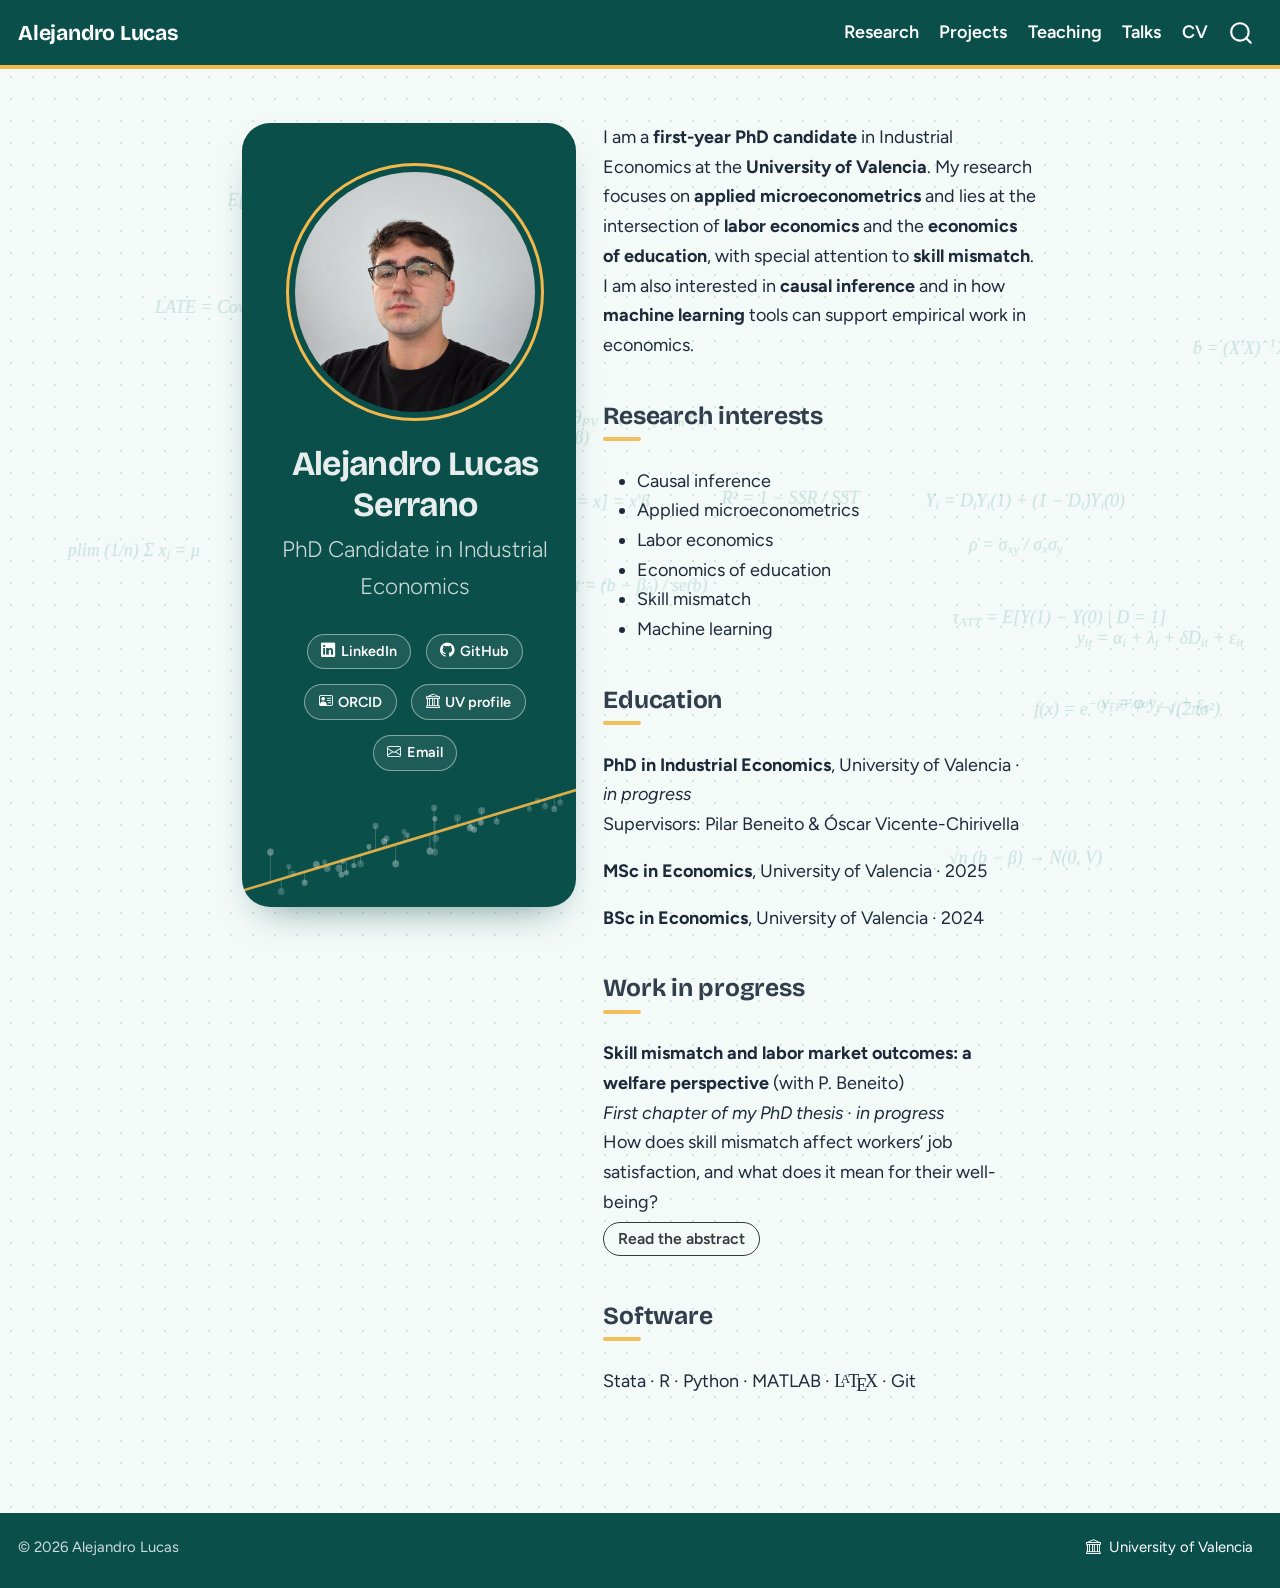
<file: docs/index.html>
<!DOCTYPE html>
<html xmlns="http://www.w3.org/1999/xhtml" lang="en" xml:lang="en"><head>

<meta charset="utf-8">
<meta name="generator" content="quarto-1.3.450">

<meta name="viewport" content="width=device-width, initial-scale=1.0, user-scalable=yes">


<title>Alejandro Lucas - Alejandro Lucas Serrano</title>
<style>
code{white-space: pre-wrap;}
span.smallcaps{font-variant: small-caps;}
div.columns{display: flex; gap: min(4vw, 1.5em);}
div.column{flex: auto; overflow-x: auto;}
div.hanging-indent{margin-left: 1.5em; text-indent: -1.5em;}
ul.task-list{list-style: none;}
ul.task-list li input[type="checkbox"] {
  width: 0.8em;
  margin: 0 0.8em 0.2em -1em; /* quarto-specific, see https://github.com/quarto-dev/quarto-cli/issues/4556 */ 
  vertical-align: middle;
}
</style>


<script src="site_libs/quarto-nav/quarto-nav.js"></script>
<script src="site_libs/quarto-nav/headroom.min.js"></script>
<script src="site_libs/clipboard/clipboard.min.js"></script>
<script src="site_libs/quarto-search/autocomplete.umd.js"></script>
<script src="site_libs/quarto-search/fuse.min.js"></script>
<script src="site_libs/quarto-search/quarto-search.js"></script>
<meta name="quarto:offset" content="./">
<link href="./files/favicon.svg" rel="icon" type="image/svg+xml">
<script src="site_libs/quarto-html/quarto.js"></script>
<script src="site_libs/quarto-html/popper.min.js"></script>
<script src="site_libs/quarto-html/tippy.umd.min.js"></script>
<link href="site_libs/quarto-html/tippy.css" rel="stylesheet">
<link href="site_libs/quarto-html/quarto-syntax-highlighting.css" rel="stylesheet" id="quarto-text-highlighting-styles">
<script src="site_libs/bootstrap/bootstrap.min.js"></script>
<link href="site_libs/bootstrap/bootstrap-icons.css" rel="stylesheet">
<link href="site_libs/bootstrap/bootstrap.min.css" rel="stylesheet" id="quarto-bootstrap" data-mode="light">
<script id="quarto-search-options" type="application/json">{
  "location": "navbar",
  "copy-button": false,
  "collapse-after": 3,
  "panel-placement": "end",
  "type": "overlay",
  "limit": 20,
  "language": {
    "search-no-results-text": "No results",
    "search-matching-documents-text": "matching documents",
    "search-copy-link-title": "Copy link to search",
    "search-hide-matches-text": "Hide additional matches",
    "search-more-match-text": "more match in this document",
    "search-more-matches-text": "more matches in this document",
    "search-clear-button-title": "Clear",
    "search-detached-cancel-button-title": "Cancel",
    "search-submit-button-title": "Submit",
    "search-label": "Search"
  }
}</script>
<style>html{ scroll-behavior: smooth; }</style>
<!-- Contador de visitas privado (GoatCounter, sin cookies). Panel: https://aluse33.goatcounter.com -->
<script data-goatcounter="https://aluse33.goatcounter.com/count" async="" src="//gc.zgo.at/count.js"></script>


</head>

<body class="nav-fixed fullcontent">

<div id="quarto-search-results"></div>
  <header id="quarto-header" class="headroom fixed-top">
    <nav class="navbar navbar-expand-lg navbar-dark ">
      <div class="navbar-container container-fluid">
      <div class="navbar-brand-container">
    <a class="navbar-brand" href="./index.html">
    <span class="navbar-title">Alejandro Lucas</span>
    </a>
  </div>
            <div id="quarto-search" class="" title="Search"></div>
          <button class="navbar-toggler" type="button" data-bs-toggle="collapse" data-bs-target="#navbarCollapse" aria-controls="navbarCollapse" aria-expanded="false" aria-label="Toggle navigation" onclick="if (window.quartoToggleHeadroom) { window.quartoToggleHeadroom(); }">
  <span class="navbar-toggler-icon"></span>
</button>
          <div class="collapse navbar-collapse" id="navbarCollapse">
            <ul class="navbar-nav navbar-nav-scroll ms-auto">
  <li class="nav-item">
    <a class="nav-link" href="./research.html" rel="" target="">
 <span class="menu-text">Research</span></a>
  </li>  
  <li class="nav-item">
    <a class="nav-link" href="./projects.html" rel="" target="">
 <span class="menu-text">Projects</span></a>
  </li>  
  <li class="nav-item">
    <a class="nav-link" href="./teaching.html" rel="" target="">
 <span class="menu-text">Teaching</span></a>
  </li>  
  <li class="nav-item">
    <a class="nav-link" href="./media.html" rel="" target="">
 <span class="menu-text">Talks</span></a>
  </li>  
  <li class="nav-item">
    <a class="nav-link" href="./files/CV.pdf" rel="" target="">
 <span class="menu-text">CV</span></a>
  </li>  
</ul>
            <div class="quarto-navbar-tools">
</div>
          </div> <!-- /navcollapse -->
      </div> <!-- /container-fluid -->
    </nav>
</header>
<!-- content -->
<div id="quarto-content" class="quarto-container page-columns page-rows-contents page-layout-article page-navbar">
<!-- sidebar -->
<!-- margin-sidebar -->
    
<!-- main -->
<div class="quarto-about-trestles">
  <div class="about-entity">
    <img src="files/profile.jpg" class="about-image
  round " style="height: 14em; width: 14em;">
<header id="title-block-header" class="quarto-title-block default">
<div class="quarto-title">
<h1 class="title">Alejandro Lucas Serrano</h1>
<p class="subtitle lead">PhD Candidate in Industrial Economics</p>
</div>
<div class="quarto-title-meta">
  </div>
</header>
    <div class="about-links">
  <a href="https://www.linkedin.com/in/alejandro-lucas-797530392/" class="about-link" rel="" target="">
    <i class="bi bi-linkedin"></i>
     <span class="about-link-text">LinkedIn</span>
  </a>
  <a href="https://github.com/aluse33" class="about-link" rel="" target="">
    <i class="bi bi-github"></i>
     <span class="about-link-text">GitHub</span>
  </a>
  <a href="https://orcid.org/0009-0009-2431-8447" class="about-link" rel="" target="">
    <i class="bi bi-person-vcard"></i>
     <span class="about-link-text">ORCID</span>
  </a>
  <a href="https://www.uv.es/uvweb/universidad/es/ficha-persona-1285950309813.html?p2=lusea@uv.es&amp;idA=" class="about-link" rel="" target="">
    <i class="bi bi-bank"></i>
     <span class="about-link-text">UV profile</span>
  </a>
  <a href="mailto:alejandro.lucas@uv.es" class="about-link" rel="" target="">
    <i class="bi bi-envelope"></i>
     <span class="about-link-text">Email</span>
  </a>
</div>
  </div>
  <div class="about-contents"><main class="content" id="quarto-document-content">
<p>I am a <strong>first-year PhD candidate</strong> in Industrial Economics at the <strong>University of Valencia</strong>. My research focuses on <strong>applied microeconometrics</strong> and lies at the intersection of <strong>labor economics</strong> and the <strong>economics of education</strong>, with special attention to <strong>skill mismatch</strong>. I am also interested in <strong>causal inference</strong> and in how <strong>machine learning</strong> tools can support empirical work in economics.</p>
<section id="research-interests" class="level2">
<h2 data-anchor-id="research-interests">Research interests</h2>
<ul>
<li>Causal inference</li>
<li>Applied microeconometrics</li>
<li>Labor economics</li>
<li>Economics of education</li>
<li>Skill mismatch</li>
<li>Machine learning</li>
</ul>
</section>
<section id="education" class="level2">
<h2 data-anchor-id="education">Education</h2>
<p><strong>PhD in Industrial Economics</strong>, University of Valencia · <em>in progress</em><br>
Supervisors: Pilar Beneito &amp; Óscar Vicente-Chirivella</p>
<p><strong>MSc in Economics</strong>, University of Valencia · 2025</p>
<p><strong>BSc in Economics</strong>, University of Valencia · 2024</p>
</section>
<section id="work-in-progress" class="level2">
<h2 data-anchor-id="work-in-progress">Work in progress</h2>
<p><strong>Skill mismatch and labor market outcomes: a welfare perspective</strong> (with P. Beneito)<br>
<em>First chapter of my PhD thesis · in progress</em><br>
How does skill mismatch affect workers’ job satisfaction, and what does it mean for their well-being?<br>
<a href="./research.html" class="btn btn-outline-dark btn-sm">Read the abstract</a></p>
</section>
<section id="software" class="level2">
<h2 data-anchor-id="software">Software</h2>
<p>Stata · R · Python · MATLAB · <span class="latex">L<span class="latex-a">a</span>T<span class="latex-e">e</span>X</span> · Git</p>


</section>
</main></div>
</div>
 <!-- /main -->
<!-- Ecuaciones que flotan por el fondo de la página.
     Para quitarlas: borra la línea "include-after-body: equations.html" de _quarto.yml.
     Para añadir o cambiar ecuaciones: edita la lista EQS de abajo (se admite <sub> y <sup>). -->
<div class="eq-float" aria-hidden="true"></div>
<script>
(function () {
  var EQS = [
    "b = (X′X)<sup>−1</sup>X′y",
    "τ<sub>ATT</sub> = E[Y(1) − Y(0) | D = 1]",
    "E[ε | X] = 0",
    "LATE = Cov(Y,Z) / Cov(D,Z)",
    "y<sub>t</sub> = φ y<sub>t−1</sub> + ε<sub>t</sub>",
    "Pr(Y = 1 | x) = Φ(x′β)",
    "Y<sub>i</sub> = D<sub>i</sub>Y<sub>i</sub>(1) + (1 − D<sub>i</sub>)Y<sub>i</sub>(0)",
    "y<sub>it</sub> = α<sub>i</sub> + λ<sub>t</sub> + δD<sub>it</sub> + ε<sub>it</sub>",
    "√n (b − β) → N(0, V)",
    "Var(X) = E[X²] − (E[X])²",
    "Cov(X,Y) = E[XY] − E[X]E[Y]",
    "P(A | B) = P(B | A) P(A) / P(B)",
    "f(x) = e<sup>−(x−μ)²/2σ²</sup> / √(2πσ²)",
    "ℓ(θ) = Σ<sub>i</sub> log f(y<sub>i</sub> ; θ)",
    "R² = 1 − SSR / SST",
    "t = (b − β<sub>0</sub>) / se(b)",
    "min<sub>β</sub> Σ<sub>i</sub> (y<sub>i</sub> − x<sub>i</sub>′β)²",
    "ρ = σ<sub>xy</sub> / σ<sub>x</sub>σ<sub>y</sub>",
    "Δy<sub>t</sub> = μ + γ Δy<sub>t−1</sub> + u<sub>t</sub>",
    "E[Y | X = x] = x′β",
    "plim (1/n) Σ x<sub>i</sub> = μ",
    "θ<sub>PV</sub> = (1/M) Σ<sub>m</sub> θ<sub>m</sub>"
  ];

  var box = document.querySelector(".eq-float");
  if (!box) return;
  document.body.prepend(box);   // directamente en <body>, por detrás de todo el contenido
  var still = window.matchMedia("(prefers-reduced-motion: reduce)").matches;
  var n = window.innerWidth < 768 ? 10 : EQS.length;
  var W, H, items = [];

  function size() { W = window.innerWidth; H = window.innerHeight; }
  size();
  window.addEventListener("resize", size);

  for (var i = 0; i < n; i++) {
    var el = document.createElement("span");
    el.innerHTML = EQS[i];
    box.appendChild(el);
    var ang = Math.random() * 2 * Math.PI, speed = 6 + Math.random() * 10; // píxeles por segundo
    items.push({ el: el, x: Math.random() * W, y: Math.random() * H,
                 vx: Math.cos(ang) * speed, vy: Math.sin(ang) * speed, w: 0, h: 0 });
  }
  items.forEach(function (it) { it.w = it.el.offsetWidth; it.h = it.el.offsetHeight; });

  function place(it) { it.el.style.transform = "translate(" + it.x + "px," + it.y + "px)"; }
  items.forEach(place);
  if (still) return;

  var last = performance.now();
  function tick(now) {
    var dt = Math.min((now - last) / 1000, 0.1); last = now;
    items.forEach(function (it) {
      it.x += it.vx * dt; it.y += it.vy * dt;
      // al salir por un borde, reaparece por el contrario
      if (it.x > W) it.x = -it.w; else if (it.x < -it.w) it.x = W;
      if (it.y > H) it.y = -it.h; else if (it.y < -it.h) it.y = H;
      place(it);
    });
    requestAnimationFrame(tick);
  }
  requestAnimationFrame(tick);
})();
</script>
<script id="quarto-html-after-body" type="application/javascript">
window.document.addEventListener("DOMContentLoaded", function (event) {
  const toggleBodyColorMode = (bsSheetEl) => {
    const mode = bsSheetEl.getAttribute("data-mode");
    const bodyEl = window.document.querySelector("body");
    if (mode === "dark") {
      bodyEl.classList.add("quarto-dark");
      bodyEl.classList.remove("quarto-light");
    } else {
      bodyEl.classList.add("quarto-light");
      bodyEl.classList.remove("quarto-dark");
    }
  }
  const toggleBodyColorPrimary = () => {
    const bsSheetEl = window.document.querySelector("link#quarto-bootstrap");
    if (bsSheetEl) {
      toggleBodyColorMode(bsSheetEl);
    }
  }
  toggleBodyColorPrimary();  
  const isCodeAnnotation = (el) => {
    for (const clz of el.classList) {
      if (clz.startsWith('code-annotation-')) {                     
        return true;
      }
    }
    return false;
  }
  const clipboard = new window.ClipboardJS('.code-copy-button', {
    text: function(trigger) {
      const codeEl = trigger.previousElementSibling.cloneNode(true);
      for (const childEl of codeEl.children) {
        if (isCodeAnnotation(childEl)) {
          childEl.remove();
        }
      }
      return codeEl.innerText;
    }
  });
  clipboard.on('success', function(e) {
    // button target
    const button = e.trigger;
    // don't keep focus
    button.blur();
    // flash "checked"
    button.classList.add('code-copy-button-checked');
    var currentTitle = button.getAttribute("title");
    button.setAttribute("title", "Copied!");
    let tooltip;
    if (window.bootstrap) {
      button.setAttribute("data-bs-toggle", "tooltip");
      button.setAttribute("data-bs-placement", "left");
      button.setAttribute("data-bs-title", "Copied!");
      tooltip = new bootstrap.Tooltip(button, 
        { trigger: "manual", 
          customClass: "code-copy-button-tooltip",
          offset: [0, -8]});
      tooltip.show();    
    }
    setTimeout(function() {
      if (tooltip) {
        tooltip.hide();
        button.removeAttribute("data-bs-title");
        button.removeAttribute("data-bs-toggle");
        button.removeAttribute("data-bs-placement");
      }
      button.setAttribute("title", currentTitle);
      button.classList.remove('code-copy-button-checked');
    }, 1000);
    // clear code selection
    e.clearSelection();
  });
  function tippyHover(el, contentFn) {
    const config = {
      allowHTML: true,
      content: contentFn,
      maxWidth: 500,
      delay: 100,
      arrow: false,
      appendTo: function(el) {
          return el.parentElement;
      },
      interactive: true,
      interactiveBorder: 10,
      theme: 'quarto',
      placement: 'bottom-start'
    };
    window.tippy(el, config); 
  }
  const noterefs = window.document.querySelectorAll('a[role="doc-noteref"]');
  for (var i=0; i<noterefs.length; i++) {
    const ref = noterefs[i];
    tippyHover(ref, function() {
      // use id or data attribute instead here
      let href = ref.getAttribute('data-footnote-href') || ref.getAttribute('href');
      try { href = new URL(href).hash; } catch {}
      const id = href.replace(/^#\/?/, "");
      const note = window.document.getElementById(id);
      return note.innerHTML;
    });
  }
      let selectedAnnoteEl;
      const selectorForAnnotation = ( cell, annotation) => {
        let cellAttr = 'data-code-cell="' + cell + '"';
        let lineAttr = 'data-code-annotation="' +  annotation + '"';
        const selector = 'span[' + cellAttr + '][' + lineAttr + ']';
        return selector;
      }
      const selectCodeLines = (annoteEl) => {
        const doc = window.document;
        const targetCell = annoteEl.getAttribute("data-target-cell");
        const targetAnnotation = annoteEl.getAttribute("data-target-annotation");
        const annoteSpan = window.document.querySelector(selectorForAnnotation(targetCell, targetAnnotation));
        const lines = annoteSpan.getAttribute("data-code-lines").split(",");
        const lineIds = lines.map((line) => {
          return targetCell + "-" + line;
        })
        let top = null;
        let height = null;
        let parent = null;
        if (lineIds.length > 0) {
            //compute the position of the single el (top and bottom and make a div)
            const el = window.document.getElementById(lineIds[0]);
            top = el.offsetTop;
            height = el.offsetHeight;
            parent = el.parentElement.parentElement;
          if (lineIds.length > 1) {
            const lastEl = window.document.getElementById(lineIds[lineIds.length - 1]);
            const bottom = lastEl.offsetTop + lastEl.offsetHeight;
            height = bottom - top;
          }
          if (top !== null && height !== null && parent !== null) {
            // cook up a div (if necessary) and position it 
            let div = window.document.getElementById("code-annotation-line-highlight");
            if (div === null) {
              div = window.document.createElement("div");
              div.setAttribute("id", "code-annotation-line-highlight");
              div.style.position = 'absolute';
              parent.appendChild(div);
            }
            div.style.top = top - 2 + "px";
            div.style.height = height + 4 + "px";
            let gutterDiv = window.document.getElementById("code-annotation-line-highlight-gutter");
            if (gutterDiv === null) {
              gutterDiv = window.document.createElement("div");
              gutterDiv.setAttribute("id", "code-annotation-line-highlight-gutter");
              gutterDiv.style.position = 'absolute';
              const codeCell = window.document.getElementById(targetCell);
              const gutter = codeCell.querySelector('.code-annotation-gutter');
              gutter.appendChild(gutterDiv);
            }
            gutterDiv.style.top = top - 2 + "px";
            gutterDiv.style.height = height + 4 + "px";
          }
          selectedAnnoteEl = annoteEl;
        }
      };
      const unselectCodeLines = () => {
        const elementsIds = ["code-annotation-line-highlight", "code-annotation-line-highlight-gutter"];
        elementsIds.forEach((elId) => {
          const div = window.document.getElementById(elId);
          if (div) {
            div.remove();
          }
        });
        selectedAnnoteEl = undefined;
      };
      // Attach click handler to the DT
      const annoteDls = window.document.querySelectorAll('dt[data-target-cell]');
      for (const annoteDlNode of annoteDls) {
        annoteDlNode.addEventListener('click', (event) => {
          const clickedEl = event.target;
          if (clickedEl !== selectedAnnoteEl) {
            unselectCodeLines();
            const activeEl = window.document.querySelector('dt[data-target-cell].code-annotation-active');
            if (activeEl) {
              activeEl.classList.remove('code-annotation-active');
            }
            selectCodeLines(clickedEl);
            clickedEl.classList.add('code-annotation-active');
          } else {
            // Unselect the line
            unselectCodeLines();
            clickedEl.classList.remove('code-annotation-active');
          }
        });
      }
  const findCites = (el) => {
    const parentEl = el.parentElement;
    if (parentEl) {
      const cites = parentEl.dataset.cites;
      if (cites) {
        return {
          el,
          cites: cites.split(' ')
        };
      } else {
        return findCites(el.parentElement)
      }
    } else {
      return undefined;
    }
  };
  var bibliorefs = window.document.querySelectorAll('a[role="doc-biblioref"]');
  for (var i=0; i<bibliorefs.length; i++) {
    const ref = bibliorefs[i];
    const citeInfo = findCites(ref);
    if (citeInfo) {
      tippyHover(citeInfo.el, function() {
        var popup = window.document.createElement('div');
        citeInfo.cites.forEach(function(cite) {
          var citeDiv = window.document.createElement('div');
          citeDiv.classList.add('hanging-indent');
          citeDiv.classList.add('csl-entry');
          var biblioDiv = window.document.getElementById('ref-' + cite);
          if (biblioDiv) {
            citeDiv.innerHTML = biblioDiv.innerHTML;
          }
          popup.appendChild(citeDiv);
        });
        return popup.innerHTML;
      });
    }
  }
});
</script>
</div> <!-- /content -->
<footer class="footer">
  <div class="nav-footer">
    <div class="nav-footer-left">© 2026 Alejandro Lucas</div>   
    <div class="nav-footer-center">
      &nbsp;
    </div>
    <div class="nav-footer-right">
      <ul class="footer-items list-unstyled">
    <li class="nav-item">
    <a class="nav-link" href="https://www.uv.es"><i class="bi bi-bank"></i>&nbsp; University of Valencia</a>
  </li>  
</ul>
    </div>
  </div>
</footer>



<script src="site_libs/quarto-html/zenscroll-min.js"></script>
</body></html>
</file>
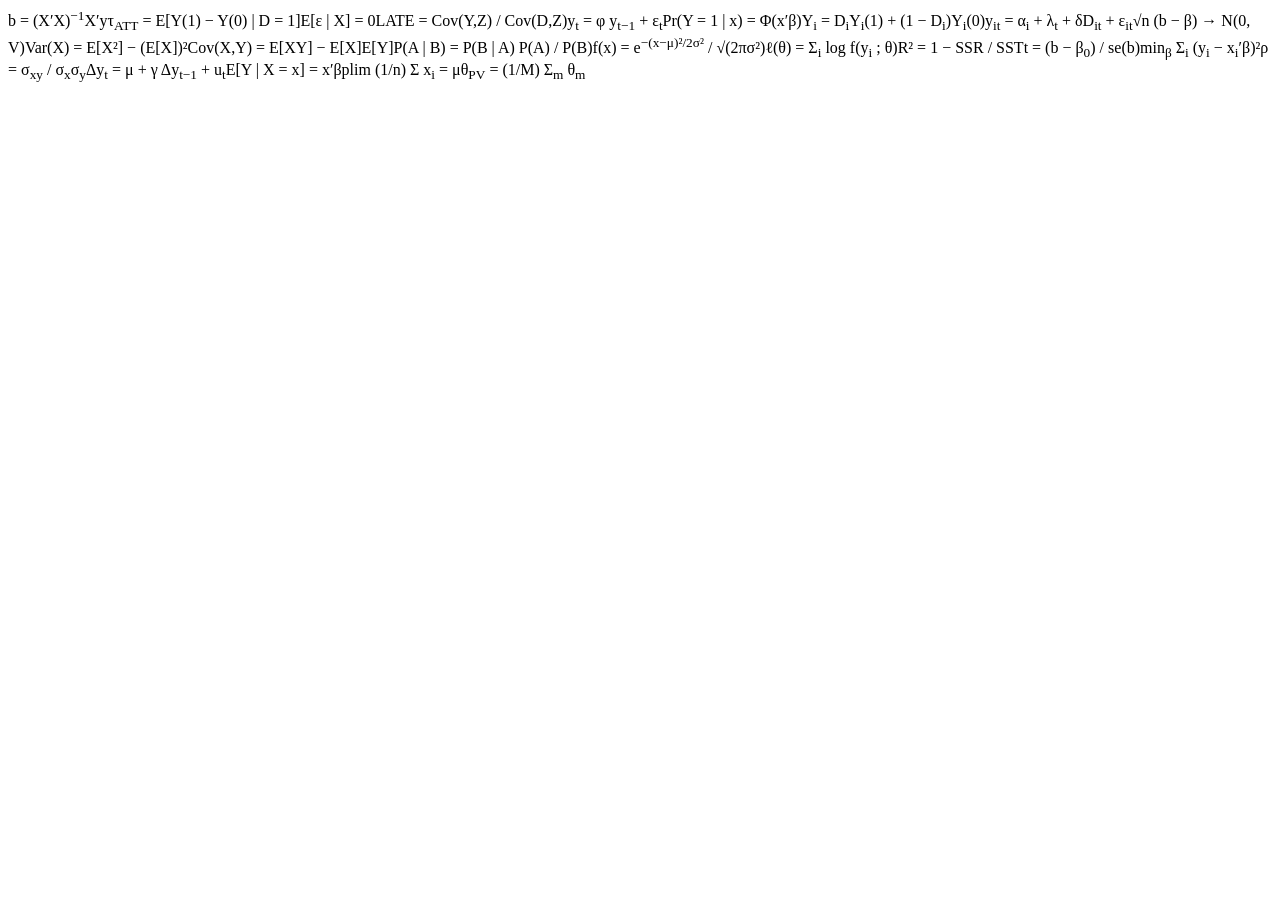
<file: equations.html>
<!-- Ecuaciones que flotan por el fondo de la página.
     Para quitarlas: borra la línea "include-after-body: equations.html" de _quarto.yml.
     Para añadir o cambiar ecuaciones: edita la lista EQS de abajo (se admite <sub> y <sup>). -->
<div class="eq-float" aria-hidden="true"></div>
<script>
(function () {
  var EQS = [
    "b = (X′X)<sup>−1</sup>X′y",
    "τ<sub>ATT</sub> = E[Y(1) − Y(0) | D = 1]",
    "E[ε | X] = 0",
    "LATE = Cov(Y,Z) / Cov(D,Z)",
    "y<sub>t</sub> = φ y<sub>t−1</sub> + ε<sub>t</sub>",
    "Pr(Y = 1 | x) = Φ(x′β)",
    "Y<sub>i</sub> = D<sub>i</sub>Y<sub>i</sub>(1) + (1 − D<sub>i</sub>)Y<sub>i</sub>(0)",
    "y<sub>it</sub> = α<sub>i</sub> + λ<sub>t</sub> + δD<sub>it</sub> + ε<sub>it</sub>",
    "√n (b − β) → N(0, V)",
    "Var(X) = E[X²] − (E[X])²",
    "Cov(X,Y) = E[XY] − E[X]E[Y]",
    "P(A | B) = P(B | A) P(A) / P(B)",
    "f(x) = e<sup>−(x−μ)²/2σ²</sup> / √(2πσ²)",
    "ℓ(θ) = Σ<sub>i</sub> log f(y<sub>i</sub> ; θ)",
    "R² = 1 − SSR / SST",
    "t = (b − β<sub>0</sub>) / se(b)",
    "min<sub>β</sub> Σ<sub>i</sub> (y<sub>i</sub> − x<sub>i</sub>′β)²",
    "ρ = σ<sub>xy</sub> / σ<sub>x</sub>σ<sub>y</sub>",
    "Δy<sub>t</sub> = μ + γ Δy<sub>t−1</sub> + u<sub>t</sub>",
    "E[Y | X = x] = x′β",
    "plim (1/n) Σ x<sub>i</sub> = μ",
    "θ<sub>PV</sub> = (1/M) Σ<sub>m</sub> θ<sub>m</sub>"
  ];

  var box = document.querySelector(".eq-float");
  if (!box) return;
  document.body.prepend(box);   // directamente en <body>, por detrás de todo el contenido
  var still = window.matchMedia("(prefers-reduced-motion: reduce)").matches;
  var n = window.innerWidth < 768 ? 10 : EQS.length;
  var W, H, items = [];

  function size() { W = window.innerWidth; H = window.innerHeight; }
  size();
  window.addEventListener("resize", size);

  for (var i = 0; i < n; i++) {
    var el = document.createElement("span");
    el.innerHTML = EQS[i];
    box.appendChild(el);
    var ang = Math.random() * 2 * Math.PI, speed = 6 + Math.random() * 10; // píxeles por segundo
    items.push({ el: el, x: Math.random() * W, y: Math.random() * H,
                 vx: Math.cos(ang) * speed, vy: Math.sin(ang) * speed, w: 0, h: 0 });
  }
  items.forEach(function (it) { it.w = it.el.offsetWidth; it.h = it.el.offsetHeight; });

  function place(it) { it.el.style.transform = "translate(" + it.x + "px," + it.y + "px)"; }
  items.forEach(place);
  if (still) return;

  var last = performance.now();
  function tick(now) {
    var dt = Math.min((now - last) / 1000, 0.1); last = now;
    items.forEach(function (it) {
      it.x += it.vx * dt; it.y += it.vy * dt;
      // al salir por un borde, reaparece por el contrario
      if (it.x > W) it.x = -it.w; else if (it.x < -it.w) it.x = W;
      if (it.y > H) it.y = -it.h; else if (it.y < -it.h) it.y = H;
      place(it);
    });
    requestAnimationFrame(tick);
  }
  requestAnimationFrame(tick);
})();
</script>
</file>
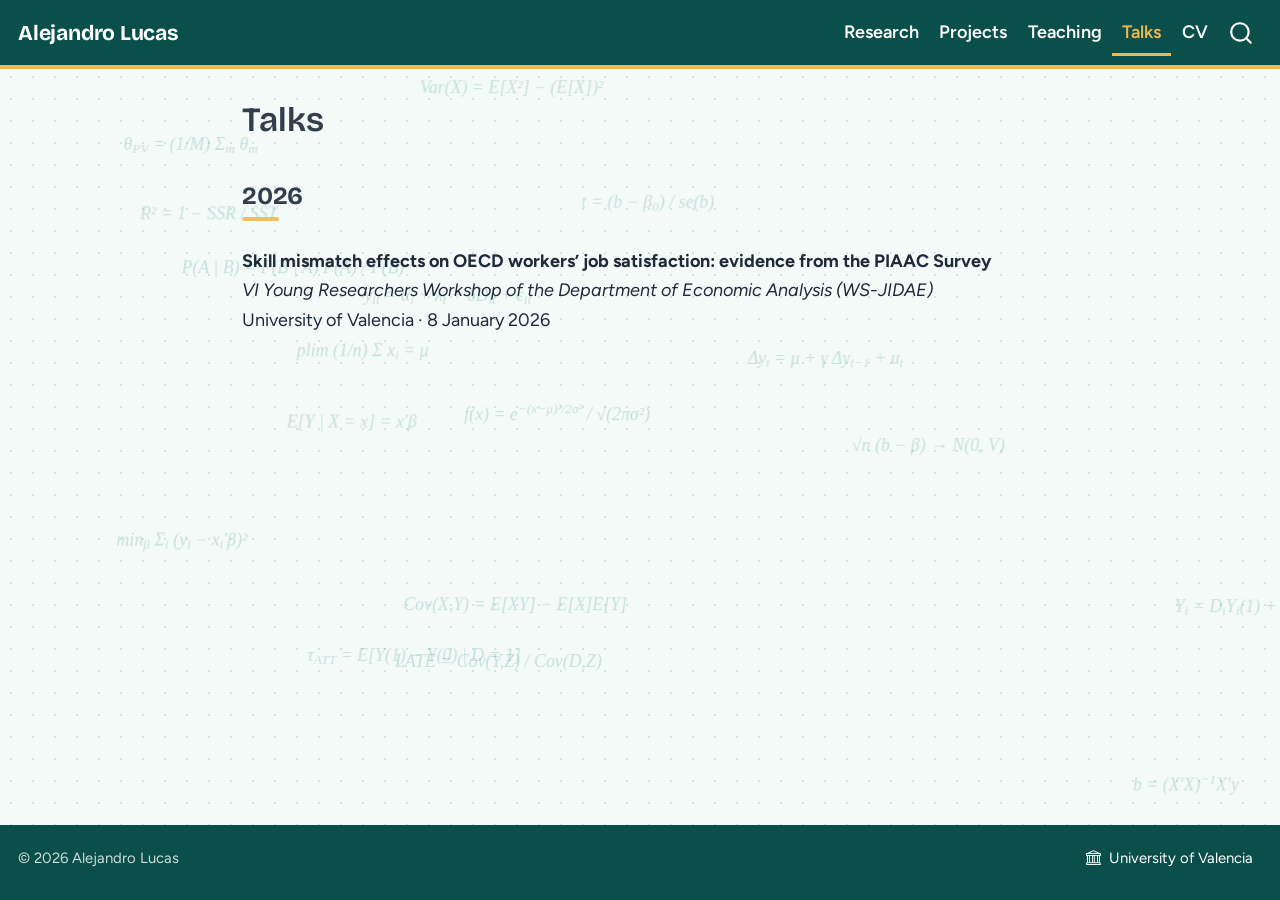
<file: docs/media.html>
<!DOCTYPE html>
<html xmlns="http://www.w3.org/1999/xhtml" lang="en" xml:lang="en"><head>

<meta charset="utf-8">
<meta name="generator" content="quarto-1.3.450">

<meta name="viewport" content="width=device-width, initial-scale=1.0, user-scalable=yes">


<title>Alejandro Lucas - Talks</title>
<style>
code{white-space: pre-wrap;}
span.smallcaps{font-variant: small-caps;}
div.columns{display: flex; gap: min(4vw, 1.5em);}
div.column{flex: auto; overflow-x: auto;}
div.hanging-indent{margin-left: 1.5em; text-indent: -1.5em;}
ul.task-list{list-style: none;}
ul.task-list li input[type="checkbox"] {
  width: 0.8em;
  margin: 0 0.8em 0.2em -1em; /* quarto-specific, see https://github.com/quarto-dev/quarto-cli/issues/4556 */ 
  vertical-align: middle;
}
</style>


<script src="site_libs/quarto-nav/quarto-nav.js"></script>
<script src="site_libs/quarto-nav/headroom.min.js"></script>
<script src="site_libs/clipboard/clipboard.min.js"></script>
<script src="site_libs/quarto-search/autocomplete.umd.js"></script>
<script src="site_libs/quarto-search/fuse.min.js"></script>
<script src="site_libs/quarto-search/quarto-search.js"></script>
<meta name="quarto:offset" content="./">
<link href="./files/favicon.svg" rel="icon" type="image/svg+xml">
<script src="site_libs/quarto-html/quarto.js"></script>
<script src="site_libs/quarto-html/popper.min.js"></script>
<script src="site_libs/quarto-html/tippy.umd.min.js"></script>
<script src="site_libs/quarto-html/anchor.min.js"></script>
<link href="site_libs/quarto-html/tippy.css" rel="stylesheet">
<link href="site_libs/quarto-html/quarto-syntax-highlighting.css" rel="stylesheet" id="quarto-text-highlighting-styles">
<script src="site_libs/bootstrap/bootstrap.min.js"></script>
<link href="site_libs/bootstrap/bootstrap-icons.css" rel="stylesheet">
<link href="site_libs/bootstrap/bootstrap.min.css" rel="stylesheet" id="quarto-bootstrap" data-mode="light">
<script id="quarto-search-options" type="application/json">{
  "location": "navbar",
  "copy-button": false,
  "collapse-after": 3,
  "panel-placement": "end",
  "type": "overlay",
  "limit": 20,
  "language": {
    "search-no-results-text": "No results",
    "search-matching-documents-text": "matching documents",
    "search-copy-link-title": "Copy link to search",
    "search-hide-matches-text": "Hide additional matches",
    "search-more-match-text": "more match in this document",
    "search-more-matches-text": "more matches in this document",
    "search-clear-button-title": "Clear",
    "search-detached-cancel-button-title": "Cancel",
    "search-submit-button-title": "Submit",
    "search-label": "Search"
  }
}</script>
<style>html{ scroll-behavior: smooth; }</style>
<!-- Contador de visitas privado (GoatCounter, sin cookies). Panel: https://aluse33.goatcounter.com -->
<script data-goatcounter="https://aluse33.goatcounter.com/count" async="" src="//gc.zgo.at/count.js"></script>


</head>

<body class="nav-fixed fullcontent">

<div id="quarto-search-results"></div>
  <header id="quarto-header" class="headroom fixed-top">
    <nav class="navbar navbar-expand-lg navbar-dark ">
      <div class="navbar-container container-fluid">
      <div class="navbar-brand-container">
    <a class="navbar-brand" href="./index.html">
    <span class="navbar-title">Alejandro Lucas</span>
    </a>
  </div>
            <div id="quarto-search" class="" title="Search"></div>
          <button class="navbar-toggler" type="button" data-bs-toggle="collapse" data-bs-target="#navbarCollapse" aria-controls="navbarCollapse" aria-expanded="false" aria-label="Toggle navigation" onclick="if (window.quartoToggleHeadroom) { window.quartoToggleHeadroom(); }">
  <span class="navbar-toggler-icon"></span>
</button>
          <div class="collapse navbar-collapse" id="navbarCollapse">
            <ul class="navbar-nav navbar-nav-scroll ms-auto">
  <li class="nav-item">
    <a class="nav-link" href="./research.html" rel="" target="">
 <span class="menu-text">Research</span></a>
  </li>  
  <li class="nav-item">
    <a class="nav-link" href="./projects.html" rel="" target="">
 <span class="menu-text">Projects</span></a>
  </li>  
  <li class="nav-item">
    <a class="nav-link" href="./teaching.html" rel="" target="">
 <span class="menu-text">Teaching</span></a>
  </li>  
  <li class="nav-item">
    <a class="nav-link active" href="./media.html" rel="" target="" aria-current="page">
 <span class="menu-text">Talks</span></a>
  </li>  
  <li class="nav-item">
    <a class="nav-link" href="./files/CV.pdf" rel="" target="">
 <span class="menu-text">CV</span></a>
  </li>  
</ul>
            <div class="quarto-navbar-tools">
</div>
          </div> <!-- /navcollapse -->
      </div> <!-- /container-fluid -->
    </nav>
</header>
<!-- content -->
<div id="quarto-content" class="quarto-container page-columns page-rows-contents page-layout-article page-navbar">
<!-- sidebar -->
<!-- margin-sidebar -->
    
<!-- main -->
<main class="content" id="quarto-document-content">

<header id="title-block-header" class="quarto-title-block default">
<div class="quarto-title">
<h1 class="title">Talks</h1>
</div>



<div class="quarto-title-meta">

    
  
    
  </div>
  

</header>

<section id="section" class="level2">
<h2 class="anchored" data-anchor-id="section">2026</h2>
<p><strong>Skill mismatch effects on OECD workers’ job satisfaction: evidence from the PIAAC Survey</strong><br>
<em>VI Young Researchers Workshop of the Department of Economic Analysis (WS-JIDAE)</em><br>
University of Valencia · 8 January 2026</p>


</section>

</main> <!-- /main -->
<!-- Ecuaciones que flotan por el fondo de la página.
     Para quitarlas: borra la línea "include-after-body: equations.html" de _quarto.yml.
     Para añadir o cambiar ecuaciones: edita la lista EQS de abajo (se admite <sub> y <sup>). -->
<div class="eq-float" aria-hidden="true"></div>
<script>
(function () {
  var EQS = [
    "b = (X′X)<sup>−1</sup>X′y",
    "τ<sub>ATT</sub> = E[Y(1) − Y(0) | D = 1]",
    "E[ε | X] = 0",
    "LATE = Cov(Y,Z) / Cov(D,Z)",
    "y<sub>t</sub> = φ y<sub>t−1</sub> + ε<sub>t</sub>",
    "Pr(Y = 1 | x) = Φ(x′β)",
    "Y<sub>i</sub> = D<sub>i</sub>Y<sub>i</sub>(1) + (1 − D<sub>i</sub>)Y<sub>i</sub>(0)",
    "y<sub>it</sub> = α<sub>i</sub> + λ<sub>t</sub> + δD<sub>it</sub> + ε<sub>it</sub>",
    "√n (b − β) → N(0, V)",
    "Var(X) = E[X²] − (E[X])²",
    "Cov(X,Y) = E[XY] − E[X]E[Y]",
    "P(A | B) = P(B | A) P(A) / P(B)",
    "f(x) = e<sup>−(x−μ)²/2σ²</sup> / √(2πσ²)",
    "ℓ(θ) = Σ<sub>i</sub> log f(y<sub>i</sub> ; θ)",
    "R² = 1 − SSR / SST",
    "t = (b − β<sub>0</sub>) / se(b)",
    "min<sub>β</sub> Σ<sub>i</sub> (y<sub>i</sub> − x<sub>i</sub>′β)²",
    "ρ = σ<sub>xy</sub> / σ<sub>x</sub>σ<sub>y</sub>",
    "Δy<sub>t</sub> = μ + γ Δy<sub>t−1</sub> + u<sub>t</sub>",
    "E[Y | X = x] = x′β",
    "plim (1/n) Σ x<sub>i</sub> = μ",
    "θ<sub>PV</sub> = (1/M) Σ<sub>m</sub> θ<sub>m</sub>"
  ];

  var box = document.querySelector(".eq-float");
  if (!box) return;
  document.body.prepend(box);   // directamente en <body>, por detrás de todo el contenido
  var still = window.matchMedia("(prefers-reduced-motion: reduce)").matches;
  var n = window.innerWidth < 768 ? 10 : EQS.length;
  var W, H, items = [];

  function size() { W = window.innerWidth; H = window.innerHeight; }
  size();
  window.addEventListener("resize", size);

  for (var i = 0; i < n; i++) {
    var el = document.createElement("span");
    el.innerHTML = EQS[i];
    box.appendChild(el);
    var ang = Math.random() * 2 * Math.PI, speed = 6 + Math.random() * 10; // píxeles por segundo
    items.push({ el: el, x: Math.random() * W, y: Math.random() * H,
                 vx: Math.cos(ang) * speed, vy: Math.sin(ang) * speed, w: 0, h: 0 });
  }
  items.forEach(function (it) { it.w = it.el.offsetWidth; it.h = it.el.offsetHeight; });

  function place(it) { it.el.style.transform = "translate(" + it.x + "px," + it.y + "px)"; }
  items.forEach(place);
  if (still) return;

  var last = performance.now();
  function tick(now) {
    var dt = Math.min((now - last) / 1000, 0.1); last = now;
    items.forEach(function (it) {
      it.x += it.vx * dt; it.y += it.vy * dt;
      // al salir por un borde, reaparece por el contrario
      if (it.x > W) it.x = -it.w; else if (it.x < -it.w) it.x = W;
      if (it.y > H) it.y = -it.h; else if (it.y < -it.h) it.y = H;
      place(it);
    });
    requestAnimationFrame(tick);
  }
  requestAnimationFrame(tick);
})();
</script>
<script id="quarto-html-after-body" type="application/javascript">
window.document.addEventListener("DOMContentLoaded", function (event) {
  const toggleBodyColorMode = (bsSheetEl) => {
    const mode = bsSheetEl.getAttribute("data-mode");
    const bodyEl = window.document.querySelector("body");
    if (mode === "dark") {
      bodyEl.classList.add("quarto-dark");
      bodyEl.classList.remove("quarto-light");
    } else {
      bodyEl.classList.add("quarto-light");
      bodyEl.classList.remove("quarto-dark");
    }
  }
  const toggleBodyColorPrimary = () => {
    const bsSheetEl = window.document.querySelector("link#quarto-bootstrap");
    if (bsSheetEl) {
      toggleBodyColorMode(bsSheetEl);
    }
  }
  toggleBodyColorPrimary();  
  const icon = "";
  const anchorJS = new window.AnchorJS();
  anchorJS.options = {
    placement: 'right',
    icon: icon
  };
  anchorJS.add('.anchored');
  const isCodeAnnotation = (el) => {
    for (const clz of el.classList) {
      if (clz.startsWith('code-annotation-')) {                     
        return true;
      }
    }
    return false;
  }
  const clipboard = new window.ClipboardJS('.code-copy-button', {
    text: function(trigger) {
      const codeEl = trigger.previousElementSibling.cloneNode(true);
      for (const childEl of codeEl.children) {
        if (isCodeAnnotation(childEl)) {
          childEl.remove();
        }
      }
      return codeEl.innerText;
    }
  });
  clipboard.on('success', function(e) {
    // button target
    const button = e.trigger;
    // don't keep focus
    button.blur();
    // flash "checked"
    button.classList.add('code-copy-button-checked');
    var currentTitle = button.getAttribute("title");
    button.setAttribute("title", "Copied!");
    let tooltip;
    if (window.bootstrap) {
      button.setAttribute("data-bs-toggle", "tooltip");
      button.setAttribute("data-bs-placement", "left");
      button.setAttribute("data-bs-title", "Copied!");
      tooltip = new bootstrap.Tooltip(button, 
        { trigger: "manual", 
          customClass: "code-copy-button-tooltip",
          offset: [0, -8]});
      tooltip.show();    
    }
    setTimeout(function() {
      if (tooltip) {
        tooltip.hide();
        button.removeAttribute("data-bs-title");
        button.removeAttribute("data-bs-toggle");
        button.removeAttribute("data-bs-placement");
      }
      button.setAttribute("title", currentTitle);
      button.classList.remove('code-copy-button-checked');
    }, 1000);
    // clear code selection
    e.clearSelection();
  });
  function tippyHover(el, contentFn) {
    const config = {
      allowHTML: true,
      content: contentFn,
      maxWidth: 500,
      delay: 100,
      arrow: false,
      appendTo: function(el) {
          return el.parentElement;
      },
      interactive: true,
      interactiveBorder: 10,
      theme: 'quarto',
      placement: 'bottom-start'
    };
    window.tippy(el, config); 
  }
  const noterefs = window.document.querySelectorAll('a[role="doc-noteref"]');
  for (var i=0; i<noterefs.length; i++) {
    const ref = noterefs[i];
    tippyHover(ref, function() {
      // use id or data attribute instead here
      let href = ref.getAttribute('data-footnote-href') || ref.getAttribute('href');
      try { href = new URL(href).hash; } catch {}
      const id = href.replace(/^#\/?/, "");
      const note = window.document.getElementById(id);
      return note.innerHTML;
    });
  }
      let selectedAnnoteEl;
      const selectorForAnnotation = ( cell, annotation) => {
        let cellAttr = 'data-code-cell="' + cell + '"';
        let lineAttr = 'data-code-annotation="' +  annotation + '"';
        const selector = 'span[' + cellAttr + '][' + lineAttr + ']';
        return selector;
      }
      const selectCodeLines = (annoteEl) => {
        const doc = window.document;
        const targetCell = annoteEl.getAttribute("data-target-cell");
        const targetAnnotation = annoteEl.getAttribute("data-target-annotation");
        const annoteSpan = window.document.querySelector(selectorForAnnotation(targetCell, targetAnnotation));
        const lines = annoteSpan.getAttribute("data-code-lines").split(",");
        const lineIds = lines.map((line) => {
          return targetCell + "-" + line;
        })
        let top = null;
        let height = null;
        let parent = null;
        if (lineIds.length > 0) {
            //compute the position of the single el (top and bottom and make a div)
            const el = window.document.getElementById(lineIds[0]);
            top = el.offsetTop;
            height = el.offsetHeight;
            parent = el.parentElement.parentElement;
          if (lineIds.length > 1) {
            const lastEl = window.document.getElementById(lineIds[lineIds.length - 1]);
            const bottom = lastEl.offsetTop + lastEl.offsetHeight;
            height = bottom - top;
          }
          if (top !== null && height !== null && parent !== null) {
            // cook up a div (if necessary) and position it 
            let div = window.document.getElementById("code-annotation-line-highlight");
            if (div === null) {
              div = window.document.createElement("div");
              div.setAttribute("id", "code-annotation-line-highlight");
              div.style.position = 'absolute';
              parent.appendChild(div);
            }
            div.style.top = top - 2 + "px";
            div.style.height = height + 4 + "px";
            let gutterDiv = window.document.getElementById("code-annotation-line-highlight-gutter");
            if (gutterDiv === null) {
              gutterDiv = window.document.createElement("div");
              gutterDiv.setAttribute("id", "code-annotation-line-highlight-gutter");
              gutterDiv.style.position = 'absolute';
              const codeCell = window.document.getElementById(targetCell);
              const gutter = codeCell.querySelector('.code-annotation-gutter');
              gutter.appendChild(gutterDiv);
            }
            gutterDiv.style.top = top - 2 + "px";
            gutterDiv.style.height = height + 4 + "px";
          }
          selectedAnnoteEl = annoteEl;
        }
      };
      const unselectCodeLines = () => {
        const elementsIds = ["code-annotation-line-highlight", "code-annotation-line-highlight-gutter"];
        elementsIds.forEach((elId) => {
          const div = window.document.getElementById(elId);
          if (div) {
            div.remove();
          }
        });
        selectedAnnoteEl = undefined;
      };
      // Attach click handler to the DT
      const annoteDls = window.document.querySelectorAll('dt[data-target-cell]');
      for (const annoteDlNode of annoteDls) {
        annoteDlNode.addEventListener('click', (event) => {
          const clickedEl = event.target;
          if (clickedEl !== selectedAnnoteEl) {
            unselectCodeLines();
            const activeEl = window.document.querySelector('dt[data-target-cell].code-annotation-active');
            if (activeEl) {
              activeEl.classList.remove('code-annotation-active');
            }
            selectCodeLines(clickedEl);
            clickedEl.classList.add('code-annotation-active');
          } else {
            // Unselect the line
            unselectCodeLines();
            clickedEl.classList.remove('code-annotation-active');
          }
        });
      }
  const findCites = (el) => {
    const parentEl = el.parentElement;
    if (parentEl) {
      const cites = parentEl.dataset.cites;
      if (cites) {
        return {
          el,
          cites: cites.split(' ')
        };
      } else {
        return findCites(el.parentElement)
      }
    } else {
      return undefined;
    }
  };
  var bibliorefs = window.document.querySelectorAll('a[role="doc-biblioref"]');
  for (var i=0; i<bibliorefs.length; i++) {
    const ref = bibliorefs[i];
    const citeInfo = findCites(ref);
    if (citeInfo) {
      tippyHover(citeInfo.el, function() {
        var popup = window.document.createElement('div');
        citeInfo.cites.forEach(function(cite) {
          var citeDiv = window.document.createElement('div');
          citeDiv.classList.add('hanging-indent');
          citeDiv.classList.add('csl-entry');
          var biblioDiv = window.document.getElementById('ref-' + cite);
          if (biblioDiv) {
            citeDiv.innerHTML = biblioDiv.innerHTML;
          }
          popup.appendChild(citeDiv);
        });
        return popup.innerHTML;
      });
    }
  }
});
</script>
</div> <!-- /content -->
<footer class="footer">
  <div class="nav-footer">
    <div class="nav-footer-left">© 2026 Alejandro Lucas</div>   
    <div class="nav-footer-center">
      &nbsp;
    </div>
    <div class="nav-footer-right">
      <ul class="footer-items list-unstyled">
    <li class="nav-item">
    <a class="nav-link" href="https://www.uv.es"><i class="bi bi-bank"></i>&nbsp; University of Valencia</a>
  </li>  
</ul>
    </div>
  </div>
</footer>



<script src="site_libs/quarto-html/zenscroll-min.js"></script>
</body></html>
</file>
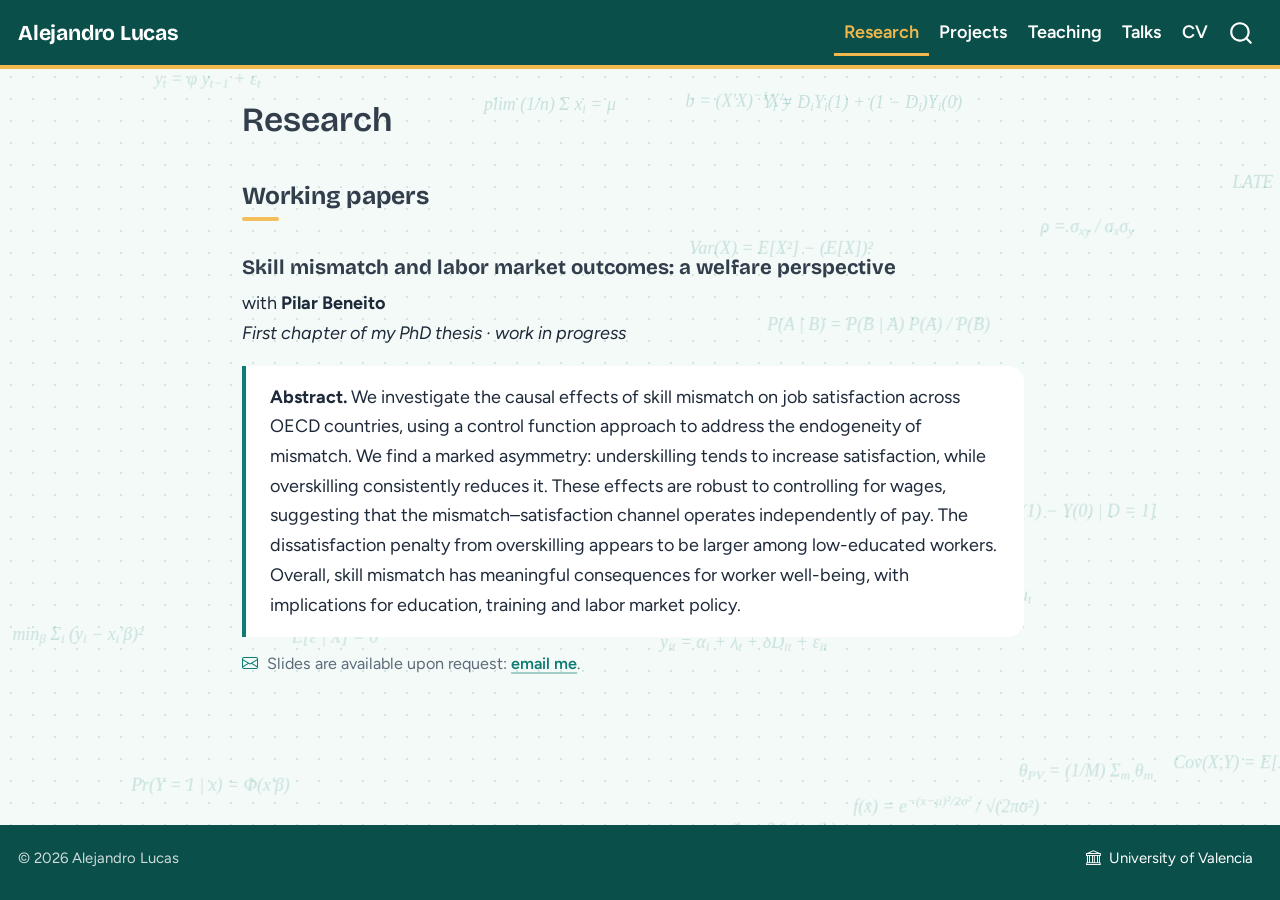
<file: docs/research.html>
<!DOCTYPE html>
<html xmlns="http://www.w3.org/1999/xhtml" lang="en" xml:lang="en"><head>

<meta charset="utf-8">
<meta name="generator" content="quarto-1.3.450">

<meta name="viewport" content="width=device-width, initial-scale=1.0, user-scalable=yes">


<title>Alejandro Lucas - Research</title>
<style>
code{white-space: pre-wrap;}
span.smallcaps{font-variant: small-caps;}
div.columns{display: flex; gap: min(4vw, 1.5em);}
div.column{flex: auto; overflow-x: auto;}
div.hanging-indent{margin-left: 1.5em; text-indent: -1.5em;}
ul.task-list{list-style: none;}
ul.task-list li input[type="checkbox"] {
  width: 0.8em;
  margin: 0 0.8em 0.2em -1em; /* quarto-specific, see https://github.com/quarto-dev/quarto-cli/issues/4556 */ 
  vertical-align: middle;
}
</style>


<script src="site_libs/quarto-nav/quarto-nav.js"></script>
<script src="site_libs/quarto-nav/headroom.min.js"></script>
<script src="site_libs/clipboard/clipboard.min.js"></script>
<script src="site_libs/quarto-search/autocomplete.umd.js"></script>
<script src="site_libs/quarto-search/fuse.min.js"></script>
<script src="site_libs/quarto-search/quarto-search.js"></script>
<meta name="quarto:offset" content="./">
<link href="./files/favicon.svg" rel="icon" type="image/svg+xml">
<script src="site_libs/quarto-html/quarto.js"></script>
<script src="site_libs/quarto-html/popper.min.js"></script>
<script src="site_libs/quarto-html/tippy.umd.min.js"></script>
<script src="site_libs/quarto-html/anchor.min.js"></script>
<link href="site_libs/quarto-html/tippy.css" rel="stylesheet">
<link href="site_libs/quarto-html/quarto-syntax-highlighting.css" rel="stylesheet" id="quarto-text-highlighting-styles">
<script src="site_libs/bootstrap/bootstrap.min.js"></script>
<link href="site_libs/bootstrap/bootstrap-icons.css" rel="stylesheet">
<link href="site_libs/bootstrap/bootstrap.min.css" rel="stylesheet" id="quarto-bootstrap" data-mode="light">
<script id="quarto-search-options" type="application/json">{
  "location": "navbar",
  "copy-button": false,
  "collapse-after": 3,
  "panel-placement": "end",
  "type": "overlay",
  "limit": 20,
  "language": {
    "search-no-results-text": "No results",
    "search-matching-documents-text": "matching documents",
    "search-copy-link-title": "Copy link to search",
    "search-hide-matches-text": "Hide additional matches",
    "search-more-match-text": "more match in this document",
    "search-more-matches-text": "more matches in this document",
    "search-clear-button-title": "Clear",
    "search-detached-cancel-button-title": "Cancel",
    "search-submit-button-title": "Submit",
    "search-label": "Search"
  }
}</script>
<style>html{ scroll-behavior: smooth; }</style>
<!-- Contador de visitas privado (GoatCounter, sin cookies). Panel: https://aluse33.goatcounter.com -->
<script data-goatcounter="https://aluse33.goatcounter.com/count" async="" src="//gc.zgo.at/count.js"></script>


</head>

<body class="nav-fixed fullcontent">

<div id="quarto-search-results"></div>
  <header id="quarto-header" class="headroom fixed-top">
    <nav class="navbar navbar-expand-lg navbar-dark ">
      <div class="navbar-container container-fluid">
      <div class="navbar-brand-container">
    <a class="navbar-brand" href="./index.html">
    <span class="navbar-title">Alejandro Lucas</span>
    </a>
  </div>
            <div id="quarto-search" class="" title="Search"></div>
          <button class="navbar-toggler" type="button" data-bs-toggle="collapse" data-bs-target="#navbarCollapse" aria-controls="navbarCollapse" aria-expanded="false" aria-label="Toggle navigation" onclick="if (window.quartoToggleHeadroom) { window.quartoToggleHeadroom(); }">
  <span class="navbar-toggler-icon"></span>
</button>
          <div class="collapse navbar-collapse" id="navbarCollapse">
            <ul class="navbar-nav navbar-nav-scroll ms-auto">
  <li class="nav-item">
    <a class="nav-link active" href="./research.html" rel="" target="" aria-current="page">
 <span class="menu-text">Research</span></a>
  </li>  
  <li class="nav-item">
    <a class="nav-link" href="./projects.html" rel="" target="">
 <span class="menu-text">Projects</span></a>
  </li>  
  <li class="nav-item">
    <a class="nav-link" href="./teaching.html" rel="" target="">
 <span class="menu-text">Teaching</span></a>
  </li>  
  <li class="nav-item">
    <a class="nav-link" href="./media.html" rel="" target="">
 <span class="menu-text">Talks</span></a>
  </li>  
  <li class="nav-item">
    <a class="nav-link" href="./files/CV.pdf" rel="" target="">
 <span class="menu-text">CV</span></a>
  </li>  
</ul>
            <div class="quarto-navbar-tools">
</div>
          </div> <!-- /navcollapse -->
      </div> <!-- /container-fluid -->
    </nav>
</header>
<!-- content -->
<div id="quarto-content" class="quarto-container page-columns page-rows-contents page-layout-article page-navbar">
<!-- sidebar -->
<!-- margin-sidebar -->
    
<!-- main -->
<main class="content" id="quarto-document-content">

<header id="title-block-header" class="quarto-title-block default">
<div class="quarto-title">
<h1 class="title">Research</h1>
</div>



<div class="quarto-title-meta">

    
  
    
  </div>
  

</header>

<section id="working-papers" class="level2">
<h2 class="anchored" data-anchor-id="working-papers">Working papers</h2>
<section id="skill-mismatch-and-labor-market-outcomes-a-welfare-perspective" class="level3">
<h3 class="anchored" data-anchor-id="skill-mismatch-and-labor-market-outcomes-a-welfare-perspective">Skill mismatch and labor market outcomes: a welfare perspective</h3>
<p>with <strong>Pilar Beneito</strong><br>
<em>First chapter of my PhD thesis · work in progress</em></p>
<div class="abstract">
<p><strong>Abstract.</strong> We investigate the causal effects of skill mismatch on job satisfaction across OECD countries, using a control function approach to address the endogeneity of mismatch. We find a marked asymmetry: underskilling tends to increase satisfaction, while overskilling consistently reduces it. These effects are robust to controlling for wages, suggesting that the mismatch–satisfaction channel operates independently of pay. The dissatisfaction penalty from overskilling appears to be larger among low-educated workers. Overall, skill mismatch has meaningful consequences for worker well-being, with implications for education, training and labor market policy.</p>
</div>
<div class="slides-note">
<p><i class="bi bi-envelope"></i> Slides are available upon request: <a href="mailto:alejandro.lucas@uv.es?subject=Slides%20request%3A%20Skill%20mismatch%20and%20labor%20market%20outcomes">email me</a>.</p>
</div>


</section>
</section>

</main> <!-- /main -->
<!-- Ecuaciones que flotan por el fondo de la página.
     Para quitarlas: borra la línea "include-after-body: equations.html" de _quarto.yml.
     Para añadir o cambiar ecuaciones: edita la lista EQS de abajo (se admite <sub> y <sup>). -->
<div class="eq-float" aria-hidden="true"></div>
<script>
(function () {
  var EQS = [
    "b = (X′X)<sup>−1</sup>X′y",
    "τ<sub>ATT</sub> = E[Y(1) − Y(0) | D = 1]",
    "E[ε | X] = 0",
    "LATE = Cov(Y,Z) / Cov(D,Z)",
    "y<sub>t</sub> = φ y<sub>t−1</sub> + ε<sub>t</sub>",
    "Pr(Y = 1 | x) = Φ(x′β)",
    "Y<sub>i</sub> = D<sub>i</sub>Y<sub>i</sub>(1) + (1 − D<sub>i</sub>)Y<sub>i</sub>(0)",
    "y<sub>it</sub> = α<sub>i</sub> + λ<sub>t</sub> + δD<sub>it</sub> + ε<sub>it</sub>",
    "√n (b − β) → N(0, V)",
    "Var(X) = E[X²] − (E[X])²",
    "Cov(X,Y) = E[XY] − E[X]E[Y]",
    "P(A | B) = P(B | A) P(A) / P(B)",
    "f(x) = e<sup>−(x−μ)²/2σ²</sup> / √(2πσ²)",
    "ℓ(θ) = Σ<sub>i</sub> log f(y<sub>i</sub> ; θ)",
    "R² = 1 − SSR / SST",
    "t = (b − β<sub>0</sub>) / se(b)",
    "min<sub>β</sub> Σ<sub>i</sub> (y<sub>i</sub> − x<sub>i</sub>′β)²",
    "ρ = σ<sub>xy</sub> / σ<sub>x</sub>σ<sub>y</sub>",
    "Δy<sub>t</sub> = μ + γ Δy<sub>t−1</sub> + u<sub>t</sub>",
    "E[Y | X = x] = x′β",
    "plim (1/n) Σ x<sub>i</sub> = μ",
    "θ<sub>PV</sub> = (1/M) Σ<sub>m</sub> θ<sub>m</sub>"
  ];

  var box = document.querySelector(".eq-float");
  if (!box) return;
  document.body.prepend(box);   // directamente en <body>, por detrás de todo el contenido
  var still = window.matchMedia("(prefers-reduced-motion: reduce)").matches;
  var n = window.innerWidth < 768 ? 10 : EQS.length;
  var W, H, items = [];

  function size() { W = window.innerWidth; H = window.innerHeight; }
  size();
  window.addEventListener("resize", size);

  for (var i = 0; i < n; i++) {
    var el = document.createElement("span");
    el.innerHTML = EQS[i];
    box.appendChild(el);
    var ang = Math.random() * 2 * Math.PI, speed = 6 + Math.random() * 10; // píxeles por segundo
    items.push({ el: el, x: Math.random() * W, y: Math.random() * H,
                 vx: Math.cos(ang) * speed, vy: Math.sin(ang) * speed, w: 0, h: 0 });
  }
  items.forEach(function (it) { it.w = it.el.offsetWidth; it.h = it.el.offsetHeight; });

  function place(it) { it.el.style.transform = "translate(" + it.x + "px," + it.y + "px)"; }
  items.forEach(place);
  if (still) return;

  var last = performance.now();
  function tick(now) {
    var dt = Math.min((now - last) / 1000, 0.1); last = now;
    items.forEach(function (it) {
      it.x += it.vx * dt; it.y += it.vy * dt;
      // al salir por un borde, reaparece por el contrario
      if (it.x > W) it.x = -it.w; else if (it.x < -it.w) it.x = W;
      if (it.y > H) it.y = -it.h; else if (it.y < -it.h) it.y = H;
      place(it);
    });
    requestAnimationFrame(tick);
  }
  requestAnimationFrame(tick);
})();
</script>
<script id="quarto-html-after-body" type="application/javascript">
window.document.addEventListener("DOMContentLoaded", function (event) {
  const toggleBodyColorMode = (bsSheetEl) => {
    const mode = bsSheetEl.getAttribute("data-mode");
    const bodyEl = window.document.querySelector("body");
    if (mode === "dark") {
      bodyEl.classList.add("quarto-dark");
      bodyEl.classList.remove("quarto-light");
    } else {
      bodyEl.classList.add("quarto-light");
      bodyEl.classList.remove("quarto-dark");
    }
  }
  const toggleBodyColorPrimary = () => {
    const bsSheetEl = window.document.querySelector("link#quarto-bootstrap");
    if (bsSheetEl) {
      toggleBodyColorMode(bsSheetEl);
    }
  }
  toggleBodyColorPrimary();  
  const icon = "";
  const anchorJS = new window.AnchorJS();
  anchorJS.options = {
    placement: 'right',
    icon: icon
  };
  anchorJS.add('.anchored');
  const isCodeAnnotation = (el) => {
    for (const clz of el.classList) {
      if (clz.startsWith('code-annotation-')) {                     
        return true;
      }
    }
    return false;
  }
  const clipboard = new window.ClipboardJS('.code-copy-button', {
    text: function(trigger) {
      const codeEl = trigger.previousElementSibling.cloneNode(true);
      for (const childEl of codeEl.children) {
        if (isCodeAnnotation(childEl)) {
          childEl.remove();
        }
      }
      return codeEl.innerText;
    }
  });
  clipboard.on('success', function(e) {
    // button target
    const button = e.trigger;
    // don't keep focus
    button.blur();
    // flash "checked"
    button.classList.add('code-copy-button-checked');
    var currentTitle = button.getAttribute("title");
    button.setAttribute("title", "Copied!");
    let tooltip;
    if (window.bootstrap) {
      button.setAttribute("data-bs-toggle", "tooltip");
      button.setAttribute("data-bs-placement", "left");
      button.setAttribute("data-bs-title", "Copied!");
      tooltip = new bootstrap.Tooltip(button, 
        { trigger: "manual", 
          customClass: "code-copy-button-tooltip",
          offset: [0, -8]});
      tooltip.show();    
    }
    setTimeout(function() {
      if (tooltip) {
        tooltip.hide();
        button.removeAttribute("data-bs-title");
        button.removeAttribute("data-bs-toggle");
        button.removeAttribute("data-bs-placement");
      }
      button.setAttribute("title", currentTitle);
      button.classList.remove('code-copy-button-checked');
    }, 1000);
    // clear code selection
    e.clearSelection();
  });
  function tippyHover(el, contentFn) {
    const config = {
      allowHTML: true,
      content: contentFn,
      maxWidth: 500,
      delay: 100,
      arrow: false,
      appendTo: function(el) {
          return el.parentElement;
      },
      interactive: true,
      interactiveBorder: 10,
      theme: 'quarto',
      placement: 'bottom-start'
    };
    window.tippy(el, config); 
  }
  const noterefs = window.document.querySelectorAll('a[role="doc-noteref"]');
  for (var i=0; i<noterefs.length; i++) {
    const ref = noterefs[i];
    tippyHover(ref, function() {
      // use id or data attribute instead here
      let href = ref.getAttribute('data-footnote-href') || ref.getAttribute('href');
      try { href = new URL(href).hash; } catch {}
      const id = href.replace(/^#\/?/, "");
      const note = window.document.getElementById(id);
      return note.innerHTML;
    });
  }
      let selectedAnnoteEl;
      const selectorForAnnotation = ( cell, annotation) => {
        let cellAttr = 'data-code-cell="' + cell + '"';
        let lineAttr = 'data-code-annotation="' +  annotation + '"';
        const selector = 'span[' + cellAttr + '][' + lineAttr + ']';
        return selector;
      }
      const selectCodeLines = (annoteEl) => {
        const doc = window.document;
        const targetCell = annoteEl.getAttribute("data-target-cell");
        const targetAnnotation = annoteEl.getAttribute("data-target-annotation");
        const annoteSpan = window.document.querySelector(selectorForAnnotation(targetCell, targetAnnotation));
        const lines = annoteSpan.getAttribute("data-code-lines").split(",");
        const lineIds = lines.map((line) => {
          return targetCell + "-" + line;
        })
        let top = null;
        let height = null;
        let parent = null;
        if (lineIds.length > 0) {
            //compute the position of the single el (top and bottom and make a div)
            const el = window.document.getElementById(lineIds[0]);
            top = el.offsetTop;
            height = el.offsetHeight;
            parent = el.parentElement.parentElement;
          if (lineIds.length > 1) {
            const lastEl = window.document.getElementById(lineIds[lineIds.length - 1]);
            const bottom = lastEl.offsetTop + lastEl.offsetHeight;
            height = bottom - top;
          }
          if (top !== null && height !== null && parent !== null) {
            // cook up a div (if necessary) and position it 
            let div = window.document.getElementById("code-annotation-line-highlight");
            if (div === null) {
              div = window.document.createElement("div");
              div.setAttribute("id", "code-annotation-line-highlight");
              div.style.position = 'absolute';
              parent.appendChild(div);
            }
            div.style.top = top - 2 + "px";
            div.style.height = height + 4 + "px";
            let gutterDiv = window.document.getElementById("code-annotation-line-highlight-gutter");
            if (gutterDiv === null) {
              gutterDiv = window.document.createElement("div");
              gutterDiv.setAttribute("id", "code-annotation-line-highlight-gutter");
              gutterDiv.style.position = 'absolute';
              const codeCell = window.document.getElementById(targetCell);
              const gutter = codeCell.querySelector('.code-annotation-gutter');
              gutter.appendChild(gutterDiv);
            }
            gutterDiv.style.top = top - 2 + "px";
            gutterDiv.style.height = height + 4 + "px";
          }
          selectedAnnoteEl = annoteEl;
        }
      };
      const unselectCodeLines = () => {
        const elementsIds = ["code-annotation-line-highlight", "code-annotation-line-highlight-gutter"];
        elementsIds.forEach((elId) => {
          const div = window.document.getElementById(elId);
          if (div) {
            div.remove();
          }
        });
        selectedAnnoteEl = undefined;
      };
      // Attach click handler to the DT
      const annoteDls = window.document.querySelectorAll('dt[data-target-cell]');
      for (const annoteDlNode of annoteDls) {
        annoteDlNode.addEventListener('click', (event) => {
          const clickedEl = event.target;
          if (clickedEl !== selectedAnnoteEl) {
            unselectCodeLines();
            const activeEl = window.document.querySelector('dt[data-target-cell].code-annotation-active');
            if (activeEl) {
              activeEl.classList.remove('code-annotation-active');
            }
            selectCodeLines(clickedEl);
            clickedEl.classList.add('code-annotation-active');
          } else {
            // Unselect the line
            unselectCodeLines();
            clickedEl.classList.remove('code-annotation-active');
          }
        });
      }
  const findCites = (el) => {
    const parentEl = el.parentElement;
    if (parentEl) {
      const cites = parentEl.dataset.cites;
      if (cites) {
        return {
          el,
          cites: cites.split(' ')
        };
      } else {
        return findCites(el.parentElement)
      }
    } else {
      return undefined;
    }
  };
  var bibliorefs = window.document.querySelectorAll('a[role="doc-biblioref"]');
  for (var i=0; i<bibliorefs.length; i++) {
    const ref = bibliorefs[i];
    const citeInfo = findCites(ref);
    if (citeInfo) {
      tippyHover(citeInfo.el, function() {
        var popup = window.document.createElement('div');
        citeInfo.cites.forEach(function(cite) {
          var citeDiv = window.document.createElement('div');
          citeDiv.classList.add('hanging-indent');
          citeDiv.classList.add('csl-entry');
          var biblioDiv = window.document.getElementById('ref-' + cite);
          if (biblioDiv) {
            citeDiv.innerHTML = biblioDiv.innerHTML;
          }
          popup.appendChild(citeDiv);
        });
        return popup.innerHTML;
      });
    }
  }
});
</script>
</div> <!-- /content -->
<footer class="footer">
  <div class="nav-footer">
    <div class="nav-footer-left">© 2026 Alejandro Lucas</div>   
    <div class="nav-footer-center">
      &nbsp;
    </div>
    <div class="nav-footer-right">
      <ul class="footer-items list-unstyled">
    <li class="nav-item">
    <a class="nav-link" href="https://www.uv.es"><i class="bi bi-bank"></i>&nbsp; University of Valencia</a>
  </li>  
</ul>
    </div>
  </div>
</footer>



<script src="site_libs/quarto-html/zenscroll-min.js"></script>
</body></html>
</file>
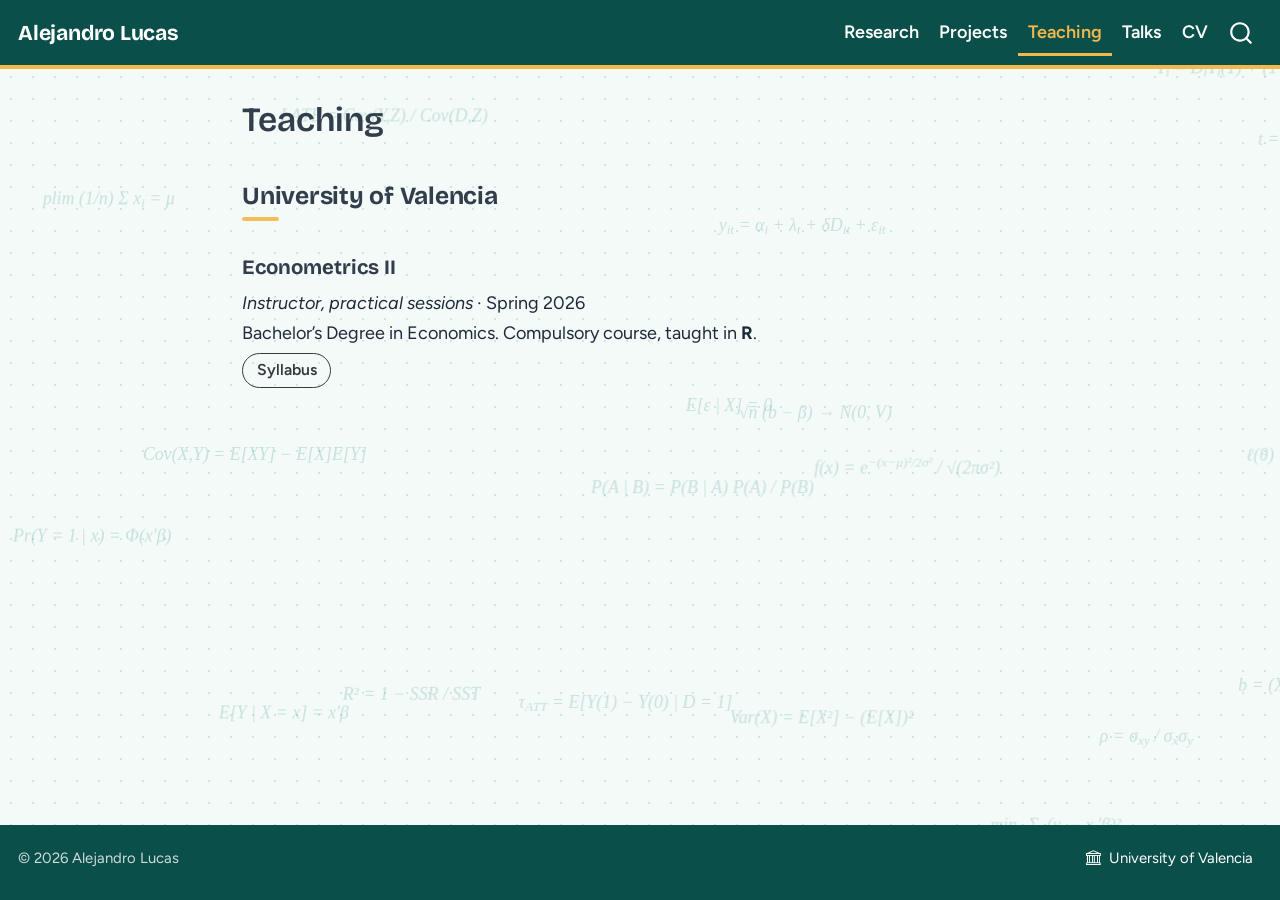
<file: docs/teaching.html>
<!DOCTYPE html>
<html xmlns="http://www.w3.org/1999/xhtml" lang="en" xml:lang="en"><head>

<meta charset="utf-8">
<meta name="generator" content="quarto-1.3.450">

<meta name="viewport" content="width=device-width, initial-scale=1.0, user-scalable=yes">


<title>Alejandro Lucas - Teaching</title>
<style>
code{white-space: pre-wrap;}
span.smallcaps{font-variant: small-caps;}
div.columns{display: flex; gap: min(4vw, 1.5em);}
div.column{flex: auto; overflow-x: auto;}
div.hanging-indent{margin-left: 1.5em; text-indent: -1.5em;}
ul.task-list{list-style: none;}
ul.task-list li input[type="checkbox"] {
  width: 0.8em;
  margin: 0 0.8em 0.2em -1em; /* quarto-specific, see https://github.com/quarto-dev/quarto-cli/issues/4556 */ 
  vertical-align: middle;
}
</style>


<script src="site_libs/quarto-nav/quarto-nav.js"></script>
<script src="site_libs/quarto-nav/headroom.min.js"></script>
<script src="site_libs/clipboard/clipboard.min.js"></script>
<script src="site_libs/quarto-search/autocomplete.umd.js"></script>
<script src="site_libs/quarto-search/fuse.min.js"></script>
<script src="site_libs/quarto-search/quarto-search.js"></script>
<meta name="quarto:offset" content="./">
<link href="./files/favicon.svg" rel="icon" type="image/svg+xml">
<script src="site_libs/quarto-html/quarto.js"></script>
<script src="site_libs/quarto-html/popper.min.js"></script>
<script src="site_libs/quarto-html/tippy.umd.min.js"></script>
<script src="site_libs/quarto-html/anchor.min.js"></script>
<link href="site_libs/quarto-html/tippy.css" rel="stylesheet">
<link href="site_libs/quarto-html/quarto-syntax-highlighting.css" rel="stylesheet" id="quarto-text-highlighting-styles">
<script src="site_libs/bootstrap/bootstrap.min.js"></script>
<link href="site_libs/bootstrap/bootstrap-icons.css" rel="stylesheet">
<link href="site_libs/bootstrap/bootstrap.min.css" rel="stylesheet" id="quarto-bootstrap" data-mode="light">
<script id="quarto-search-options" type="application/json">{
  "location": "navbar",
  "copy-button": false,
  "collapse-after": 3,
  "panel-placement": "end",
  "type": "overlay",
  "limit": 20,
  "language": {
    "search-no-results-text": "No results",
    "search-matching-documents-text": "matching documents",
    "search-copy-link-title": "Copy link to search",
    "search-hide-matches-text": "Hide additional matches",
    "search-more-match-text": "more match in this document",
    "search-more-matches-text": "more matches in this document",
    "search-clear-button-title": "Clear",
    "search-detached-cancel-button-title": "Cancel",
    "search-submit-button-title": "Submit",
    "search-label": "Search"
  }
}</script>
<style>html{ scroll-behavior: smooth; }</style>
<!-- Contador de visitas privado (GoatCounter, sin cookies). Panel: https://aluse33.goatcounter.com -->
<script data-goatcounter="https://aluse33.goatcounter.com/count" async="" src="//gc.zgo.at/count.js"></script>


</head>

<body class="nav-fixed fullcontent">

<div id="quarto-search-results"></div>
  <header id="quarto-header" class="headroom fixed-top">
    <nav class="navbar navbar-expand-lg navbar-dark ">
      <div class="navbar-container container-fluid">
      <div class="navbar-brand-container">
    <a class="navbar-brand" href="./index.html">
    <span class="navbar-title">Alejandro Lucas</span>
    </a>
  </div>
            <div id="quarto-search" class="" title="Search"></div>
          <button class="navbar-toggler" type="button" data-bs-toggle="collapse" data-bs-target="#navbarCollapse" aria-controls="navbarCollapse" aria-expanded="false" aria-label="Toggle navigation" onclick="if (window.quartoToggleHeadroom) { window.quartoToggleHeadroom(); }">
  <span class="navbar-toggler-icon"></span>
</button>
          <div class="collapse navbar-collapse" id="navbarCollapse">
            <ul class="navbar-nav navbar-nav-scroll ms-auto">
  <li class="nav-item">
    <a class="nav-link" href="./research.html" rel="" target="">
 <span class="menu-text">Research</span></a>
  </li>  
  <li class="nav-item">
    <a class="nav-link" href="./projects.html" rel="" target="">
 <span class="menu-text">Projects</span></a>
  </li>  
  <li class="nav-item">
    <a class="nav-link active" href="./teaching.html" rel="" target="" aria-current="page">
 <span class="menu-text">Teaching</span></a>
  </li>  
  <li class="nav-item">
    <a class="nav-link" href="./media.html" rel="" target="">
 <span class="menu-text">Talks</span></a>
  </li>  
  <li class="nav-item">
    <a class="nav-link" href="./files/CV.pdf" rel="" target="">
 <span class="menu-text">CV</span></a>
  </li>  
</ul>
            <div class="quarto-navbar-tools">
</div>
          </div> <!-- /navcollapse -->
      </div> <!-- /container-fluid -->
    </nav>
</header>
<!-- content -->
<div id="quarto-content" class="quarto-container page-columns page-rows-contents page-layout-article page-navbar">
<!-- sidebar -->
<!-- margin-sidebar -->
    
<!-- main -->
<main class="content" id="quarto-document-content">

<header id="title-block-header" class="quarto-title-block default">
<div class="quarto-title">
<h1 class="title">Teaching</h1>
</div>



<div class="quarto-title-meta">

    
  
    
  </div>
  

</header>

<section id="university-of-valencia" class="level2">
<h2 class="anchored" data-anchor-id="university-of-valencia">University of Valencia</h2>
<section id="econometrics-ii" class="level3">
<h3 class="anchored" data-anchor-id="econometrics-ii">Econometrics II</h3>
<p><em>Instructor, practical sessions</em> · Spring 2026<br>
Bachelor’s Degree in Economics. Compulsory course, taught in <strong>R</strong>.<br>
<a href="https://www.uv.es/recursos/fatwirepub/guias/36112-ANG-2025-26.pdf" class="btn btn-outline-dark btn-sm">Syllabus</a></p>


</section>
</section>

</main> <!-- /main -->
<!-- Ecuaciones que flotan por el fondo de la página.
     Para quitarlas: borra la línea "include-after-body: equations.html" de _quarto.yml.
     Para añadir o cambiar ecuaciones: edita la lista EQS de abajo (se admite <sub> y <sup>). -->
<div class="eq-float" aria-hidden="true"></div>
<script>
(function () {
  var EQS = [
    "b = (X′X)<sup>−1</sup>X′y",
    "τ<sub>ATT</sub> = E[Y(1) − Y(0) | D = 1]",
    "E[ε | X] = 0",
    "LATE = Cov(Y,Z) / Cov(D,Z)",
    "y<sub>t</sub> = φ y<sub>t−1</sub> + ε<sub>t</sub>",
    "Pr(Y = 1 | x) = Φ(x′β)",
    "Y<sub>i</sub> = D<sub>i</sub>Y<sub>i</sub>(1) + (1 − D<sub>i</sub>)Y<sub>i</sub>(0)",
    "y<sub>it</sub> = α<sub>i</sub> + λ<sub>t</sub> + δD<sub>it</sub> + ε<sub>it</sub>",
    "√n (b − β) → N(0, V)",
    "Var(X) = E[X²] − (E[X])²",
    "Cov(X,Y) = E[XY] − E[X]E[Y]",
    "P(A | B) = P(B | A) P(A) / P(B)",
    "f(x) = e<sup>−(x−μ)²/2σ²</sup> / √(2πσ²)",
    "ℓ(θ) = Σ<sub>i</sub> log f(y<sub>i</sub> ; θ)",
    "R² = 1 − SSR / SST",
    "t = (b − β<sub>0</sub>) / se(b)",
    "min<sub>β</sub> Σ<sub>i</sub> (y<sub>i</sub> − x<sub>i</sub>′β)²",
    "ρ = σ<sub>xy</sub> / σ<sub>x</sub>σ<sub>y</sub>",
    "Δy<sub>t</sub> = μ + γ Δy<sub>t−1</sub> + u<sub>t</sub>",
    "E[Y | X = x] = x′β",
    "plim (1/n) Σ x<sub>i</sub> = μ",
    "θ<sub>PV</sub> = (1/M) Σ<sub>m</sub> θ<sub>m</sub>"
  ];

  var box = document.querySelector(".eq-float");
  if (!box) return;
  document.body.prepend(box);   // directamente en <body>, por detrás de todo el contenido
  var still = window.matchMedia("(prefers-reduced-motion: reduce)").matches;
  var n = window.innerWidth < 768 ? 10 : EQS.length;
  var W, H, items = [];

  function size() { W = window.innerWidth; H = window.innerHeight; }
  size();
  window.addEventListener("resize", size);

  for (var i = 0; i < n; i++) {
    var el = document.createElement("span");
    el.innerHTML = EQS[i];
    box.appendChild(el);
    var ang = Math.random() * 2 * Math.PI, speed = 6 + Math.random() * 10; // píxeles por segundo
    items.push({ el: el, x: Math.random() * W, y: Math.random() * H,
                 vx: Math.cos(ang) * speed, vy: Math.sin(ang) * speed, w: 0, h: 0 });
  }
  items.forEach(function (it) { it.w = it.el.offsetWidth; it.h = it.el.offsetHeight; });

  function place(it) { it.el.style.transform = "translate(" + it.x + "px," + it.y + "px)"; }
  items.forEach(place);
  if (still) return;

  var last = performance.now();
  function tick(now) {
    var dt = Math.min((now - last) / 1000, 0.1); last = now;
    items.forEach(function (it) {
      it.x += it.vx * dt; it.y += it.vy * dt;
      // al salir por un borde, reaparece por el contrario
      if (it.x > W) it.x = -it.w; else if (it.x < -it.w) it.x = W;
      if (it.y > H) it.y = -it.h; else if (it.y < -it.h) it.y = H;
      place(it);
    });
    requestAnimationFrame(tick);
  }
  requestAnimationFrame(tick);
})();
</script>
<script id="quarto-html-after-body" type="application/javascript">
window.document.addEventListener("DOMContentLoaded", function (event) {
  const toggleBodyColorMode = (bsSheetEl) => {
    const mode = bsSheetEl.getAttribute("data-mode");
    const bodyEl = window.document.querySelector("body");
    if (mode === "dark") {
      bodyEl.classList.add("quarto-dark");
      bodyEl.classList.remove("quarto-light");
    } else {
      bodyEl.classList.add("quarto-light");
      bodyEl.classList.remove("quarto-dark");
    }
  }
  const toggleBodyColorPrimary = () => {
    const bsSheetEl = window.document.querySelector("link#quarto-bootstrap");
    if (bsSheetEl) {
      toggleBodyColorMode(bsSheetEl);
    }
  }
  toggleBodyColorPrimary();  
  const icon = "";
  const anchorJS = new window.AnchorJS();
  anchorJS.options = {
    placement: 'right',
    icon: icon
  };
  anchorJS.add('.anchored');
  const isCodeAnnotation = (el) => {
    for (const clz of el.classList) {
      if (clz.startsWith('code-annotation-')) {                     
        return true;
      }
    }
    return false;
  }
  const clipboard = new window.ClipboardJS('.code-copy-button', {
    text: function(trigger) {
      const codeEl = trigger.previousElementSibling.cloneNode(true);
      for (const childEl of codeEl.children) {
        if (isCodeAnnotation(childEl)) {
          childEl.remove();
        }
      }
      return codeEl.innerText;
    }
  });
  clipboard.on('success', function(e) {
    // button target
    const button = e.trigger;
    // don't keep focus
    button.blur();
    // flash "checked"
    button.classList.add('code-copy-button-checked');
    var currentTitle = button.getAttribute("title");
    button.setAttribute("title", "Copied!");
    let tooltip;
    if (window.bootstrap) {
      button.setAttribute("data-bs-toggle", "tooltip");
      button.setAttribute("data-bs-placement", "left");
      button.setAttribute("data-bs-title", "Copied!");
      tooltip = new bootstrap.Tooltip(button, 
        { trigger: "manual", 
          customClass: "code-copy-button-tooltip",
          offset: [0, -8]});
      tooltip.show();    
    }
    setTimeout(function() {
      if (tooltip) {
        tooltip.hide();
        button.removeAttribute("data-bs-title");
        button.removeAttribute("data-bs-toggle");
        button.removeAttribute("data-bs-placement");
      }
      button.setAttribute("title", currentTitle);
      button.classList.remove('code-copy-button-checked');
    }, 1000);
    // clear code selection
    e.clearSelection();
  });
  function tippyHover(el, contentFn) {
    const config = {
      allowHTML: true,
      content: contentFn,
      maxWidth: 500,
      delay: 100,
      arrow: false,
      appendTo: function(el) {
          return el.parentElement;
      },
      interactive: true,
      interactiveBorder: 10,
      theme: 'quarto',
      placement: 'bottom-start'
    };
    window.tippy(el, config); 
  }
  const noterefs = window.document.querySelectorAll('a[role="doc-noteref"]');
  for (var i=0; i<noterefs.length; i++) {
    const ref = noterefs[i];
    tippyHover(ref, function() {
      // use id or data attribute instead here
      let href = ref.getAttribute('data-footnote-href') || ref.getAttribute('href');
      try { href = new URL(href).hash; } catch {}
      const id = href.replace(/^#\/?/, "");
      const note = window.document.getElementById(id);
      return note.innerHTML;
    });
  }
      let selectedAnnoteEl;
      const selectorForAnnotation = ( cell, annotation) => {
        let cellAttr = 'data-code-cell="' + cell + '"';
        let lineAttr = 'data-code-annotation="' +  annotation + '"';
        const selector = 'span[' + cellAttr + '][' + lineAttr + ']';
        return selector;
      }
      const selectCodeLines = (annoteEl) => {
        const doc = window.document;
        const targetCell = annoteEl.getAttribute("data-target-cell");
        const targetAnnotation = annoteEl.getAttribute("data-target-annotation");
        const annoteSpan = window.document.querySelector(selectorForAnnotation(targetCell, targetAnnotation));
        const lines = annoteSpan.getAttribute("data-code-lines").split(",");
        const lineIds = lines.map((line) => {
          return targetCell + "-" + line;
        })
        let top = null;
        let height = null;
        let parent = null;
        if (lineIds.length > 0) {
            //compute the position of the single el (top and bottom and make a div)
            const el = window.document.getElementById(lineIds[0]);
            top = el.offsetTop;
            height = el.offsetHeight;
            parent = el.parentElement.parentElement;
          if (lineIds.length > 1) {
            const lastEl = window.document.getElementById(lineIds[lineIds.length - 1]);
            const bottom = lastEl.offsetTop + lastEl.offsetHeight;
            height = bottom - top;
          }
          if (top !== null && height !== null && parent !== null) {
            // cook up a div (if necessary) and position it 
            let div = window.document.getElementById("code-annotation-line-highlight");
            if (div === null) {
              div = window.document.createElement("div");
              div.setAttribute("id", "code-annotation-line-highlight");
              div.style.position = 'absolute';
              parent.appendChild(div);
            }
            div.style.top = top - 2 + "px";
            div.style.height = height + 4 + "px";
            let gutterDiv = window.document.getElementById("code-annotation-line-highlight-gutter");
            if (gutterDiv === null) {
              gutterDiv = window.document.createElement("div");
              gutterDiv.setAttribute("id", "code-annotation-line-highlight-gutter");
              gutterDiv.style.position = 'absolute';
              const codeCell = window.document.getElementById(targetCell);
              const gutter = codeCell.querySelector('.code-annotation-gutter');
              gutter.appendChild(gutterDiv);
            }
            gutterDiv.style.top = top - 2 + "px";
            gutterDiv.style.height = height + 4 + "px";
          }
          selectedAnnoteEl = annoteEl;
        }
      };
      const unselectCodeLines = () => {
        const elementsIds = ["code-annotation-line-highlight", "code-annotation-line-highlight-gutter"];
        elementsIds.forEach((elId) => {
          const div = window.document.getElementById(elId);
          if (div) {
            div.remove();
          }
        });
        selectedAnnoteEl = undefined;
      };
      // Attach click handler to the DT
      const annoteDls = window.document.querySelectorAll('dt[data-target-cell]');
      for (const annoteDlNode of annoteDls) {
        annoteDlNode.addEventListener('click', (event) => {
          const clickedEl = event.target;
          if (clickedEl !== selectedAnnoteEl) {
            unselectCodeLines();
            const activeEl = window.document.querySelector('dt[data-target-cell].code-annotation-active');
            if (activeEl) {
              activeEl.classList.remove('code-annotation-active');
            }
            selectCodeLines(clickedEl);
            clickedEl.classList.add('code-annotation-active');
          } else {
            // Unselect the line
            unselectCodeLines();
            clickedEl.classList.remove('code-annotation-active');
          }
        });
      }
  const findCites = (el) => {
    const parentEl = el.parentElement;
    if (parentEl) {
      const cites = parentEl.dataset.cites;
      if (cites) {
        return {
          el,
          cites: cites.split(' ')
        };
      } else {
        return findCites(el.parentElement)
      }
    } else {
      return undefined;
    }
  };
  var bibliorefs = window.document.querySelectorAll('a[role="doc-biblioref"]');
  for (var i=0; i<bibliorefs.length; i++) {
    const ref = bibliorefs[i];
    const citeInfo = findCites(ref);
    if (citeInfo) {
      tippyHover(citeInfo.el, function() {
        var popup = window.document.createElement('div');
        citeInfo.cites.forEach(function(cite) {
          var citeDiv = window.document.createElement('div');
          citeDiv.classList.add('hanging-indent');
          citeDiv.classList.add('csl-entry');
          var biblioDiv = window.document.getElementById('ref-' + cite);
          if (biblioDiv) {
            citeDiv.innerHTML = biblioDiv.innerHTML;
          }
          popup.appendChild(citeDiv);
        });
        return popup.innerHTML;
      });
    }
  }
});
</script>
</div> <!-- /content -->
<footer class="footer">
  <div class="nav-footer">
    <div class="nav-footer-left">© 2026 Alejandro Lucas</div>   
    <div class="nav-footer-center">
      &nbsp;
    </div>
    <div class="nav-footer-right">
      <ul class="footer-items list-unstyled">
    <li class="nav-item">
    <a class="nav-link" href="https://www.uv.es"><i class="bi bi-bank"></i>&nbsp; University of Valencia</a>
  </li>  
</ul>
    </div>
  </div>
</footer>



<script src="site_libs/quarto-html/zenscroll-min.js"></script>
</body></html>
</file>
<file: docs/site_libs/quarto-html/tippy.css>
.tippy-box[data-animation=fade][data-state=hidden]{opacity:0}[data-tippy-root]{max-width:calc(100vw - 10px)}.tippy-box{position:relative;background-color:#333;color:#fff;border-radius:4px;font-size:14px;line-height:1.4;white-space:normal;outline:0;transition-property:transform,visibility,opacity}.tippy-box[data-placement^=top]>.tippy-arrow{bottom:0}.tippy-box[data-placement^=top]>.tippy-arrow:before{bottom:-7px;left:0;border-width:8px 8px 0;border-top-color:initial;transform-origin:center top}.tippy-box[data-placement^=bottom]>.tippy-arrow{top:0}.tippy-box[data-placement^=bottom]>.tippy-arrow:before{top:-7px;left:0;border-width:0 8px 8px;border-bottom-color:initial;transform-origin:center bottom}.tippy-box[data-placement^=left]>.tippy-arrow{right:0}.tippy-box[data-placement^=left]>.tippy-arrow:before{border-width:8px 0 8px 8px;border-left-color:initial;right:-7px;transform-origin:center left}.tippy-box[data-placement^=right]>.tippy-arrow{left:0}.tippy-box[data-placement^=right]>.tippy-arrow:before{left:-7px;border-width:8px 8px 8px 0;border-right-color:initial;transform-origin:center right}.tippy-box[data-inertia][data-state=visible]{transition-timing-function:cubic-bezier(.54,1.5,.38,1.11)}.tippy-arrow{width:16px;height:16px;color:#333}.tippy-arrow:before{content:"";position:absolute;border-color:transparent;border-style:solid}.tippy-content{position:relative;padding:5px 9px;z-index:1}
</file>
<file: docs/site_libs/quarto-html/quarto-syntax-highlighting.css>
/* quarto syntax highlight colors */
:root {
  --quarto-hl-ot-color: #003B4F;
  --quarto-hl-at-color: #657422;
  --quarto-hl-ss-color: #20794D;
  --quarto-hl-an-color: #5E5E5E;
  --quarto-hl-fu-color: #4758AB;
  --quarto-hl-st-color: #20794D;
  --quarto-hl-cf-color: #003B4F;
  --quarto-hl-op-color: #5E5E5E;
  --quarto-hl-er-color: #AD0000;
  --quarto-hl-bn-color: #AD0000;
  --quarto-hl-al-color: #AD0000;
  --quarto-hl-va-color: #111111;
  --quarto-hl-bu-color: inherit;
  --quarto-hl-ex-color: inherit;
  --quarto-hl-pp-color: #AD0000;
  --quarto-hl-in-color: #5E5E5E;
  --quarto-hl-vs-color: #20794D;
  --quarto-hl-wa-color: #5E5E5E;
  --quarto-hl-do-color: #5E5E5E;
  --quarto-hl-im-color: #00769E;
  --quarto-hl-ch-color: #20794D;
  --quarto-hl-dt-color: #AD0000;
  --quarto-hl-fl-color: #AD0000;
  --quarto-hl-co-color: #5E5E5E;
  --quarto-hl-cv-color: #5E5E5E;
  --quarto-hl-cn-color: #8f5902;
  --quarto-hl-sc-color: #5E5E5E;
  --quarto-hl-dv-color: #AD0000;
  --quarto-hl-kw-color: #003B4F;
}

/* other quarto variables */
:root {
  --quarto-font-monospace: SFMono-Regular, Menlo, Monaco, Consolas, "Liberation Mono", "Courier New", monospace;
}

pre > code.sourceCode > span {
  color: #003B4F;
}

code span {
  color: #003B4F;
}

code.sourceCode > span {
  color: #003B4F;
}

div.sourceCode,
div.sourceCode pre.sourceCode {
  color: #003B4F;
}

code span.ot {
  color: #003B4F;
  font-style: inherit;
}

code span.at {
  color: #657422;
  font-style: inherit;
}

code span.ss {
  color: #20794D;
  font-style: inherit;
}

code span.an {
  color: #5E5E5E;
  font-style: inherit;
}

code span.fu {
  color: #4758AB;
  font-style: inherit;
}

code span.st {
  color: #20794D;
  font-style: inherit;
}

code span.cf {
  color: #003B4F;
  font-style: inherit;
}

code span.op {
  color: #5E5E5E;
  font-style: inherit;
}

code span.er {
  color: #AD0000;
  font-style: inherit;
}

code span.bn {
  color: #AD0000;
  font-style: inherit;
}

code span.al {
  color: #AD0000;
  font-style: inherit;
}

code span.va {
  color: #111111;
  font-style: inherit;
}

code span.bu {
  font-style: inherit;
}

code span.ex {
  font-style: inherit;
}

code span.pp {
  color: #AD0000;
  font-style: inherit;
}

code span.in {
  color: #5E5E5E;
  font-style: inherit;
}

code span.vs {
  color: #20794D;
  font-style: inherit;
}

code span.wa {
  color: #5E5E5E;
  font-style: italic;
}

code span.do {
  color: #5E5E5E;
  font-style: italic;
}

code span.im {
  color: #00769E;
  font-style: inherit;
}

code span.ch {
  color: #20794D;
  font-style: inherit;
}

code span.dt {
  color: #AD0000;
  font-style: inherit;
}

code span.fl {
  color: #AD0000;
  font-style: inherit;
}

code span.co {
  color: #5E5E5E;
  font-style: inherit;
}

code span.cv {
  color: #5E5E5E;
  font-style: italic;
}

code span.cn {
  color: #8f5902;
  font-style: inherit;
}

code span.sc {
  color: #5E5E5E;
  font-style: inherit;
}

code span.dv {
  color: #AD0000;
  font-style: inherit;
}

code span.kw {
  color: #003B4F;
  font-style: inherit;
}

.prevent-inlining {
  content: "</";
}

/*# sourceMappingURL=debc5d5d77c3f9108843748ff7464032.css.map */
</file>
